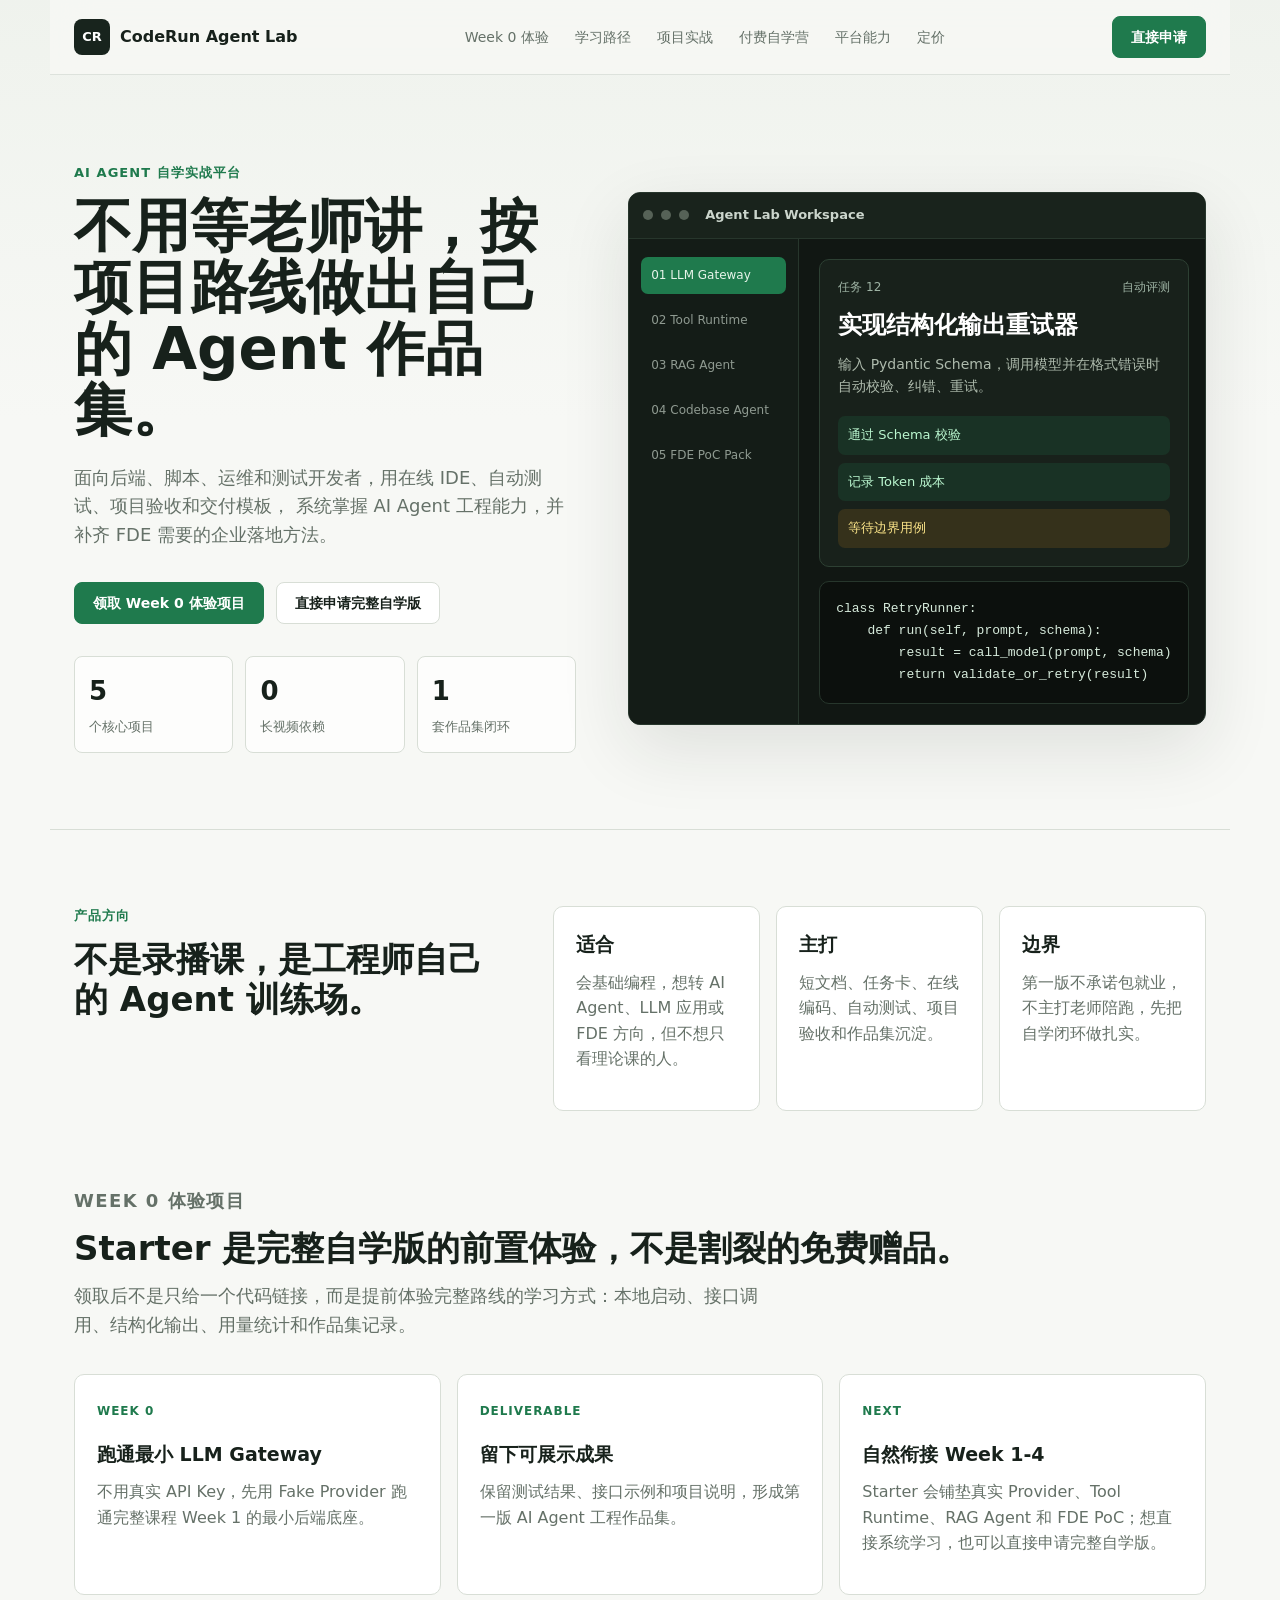
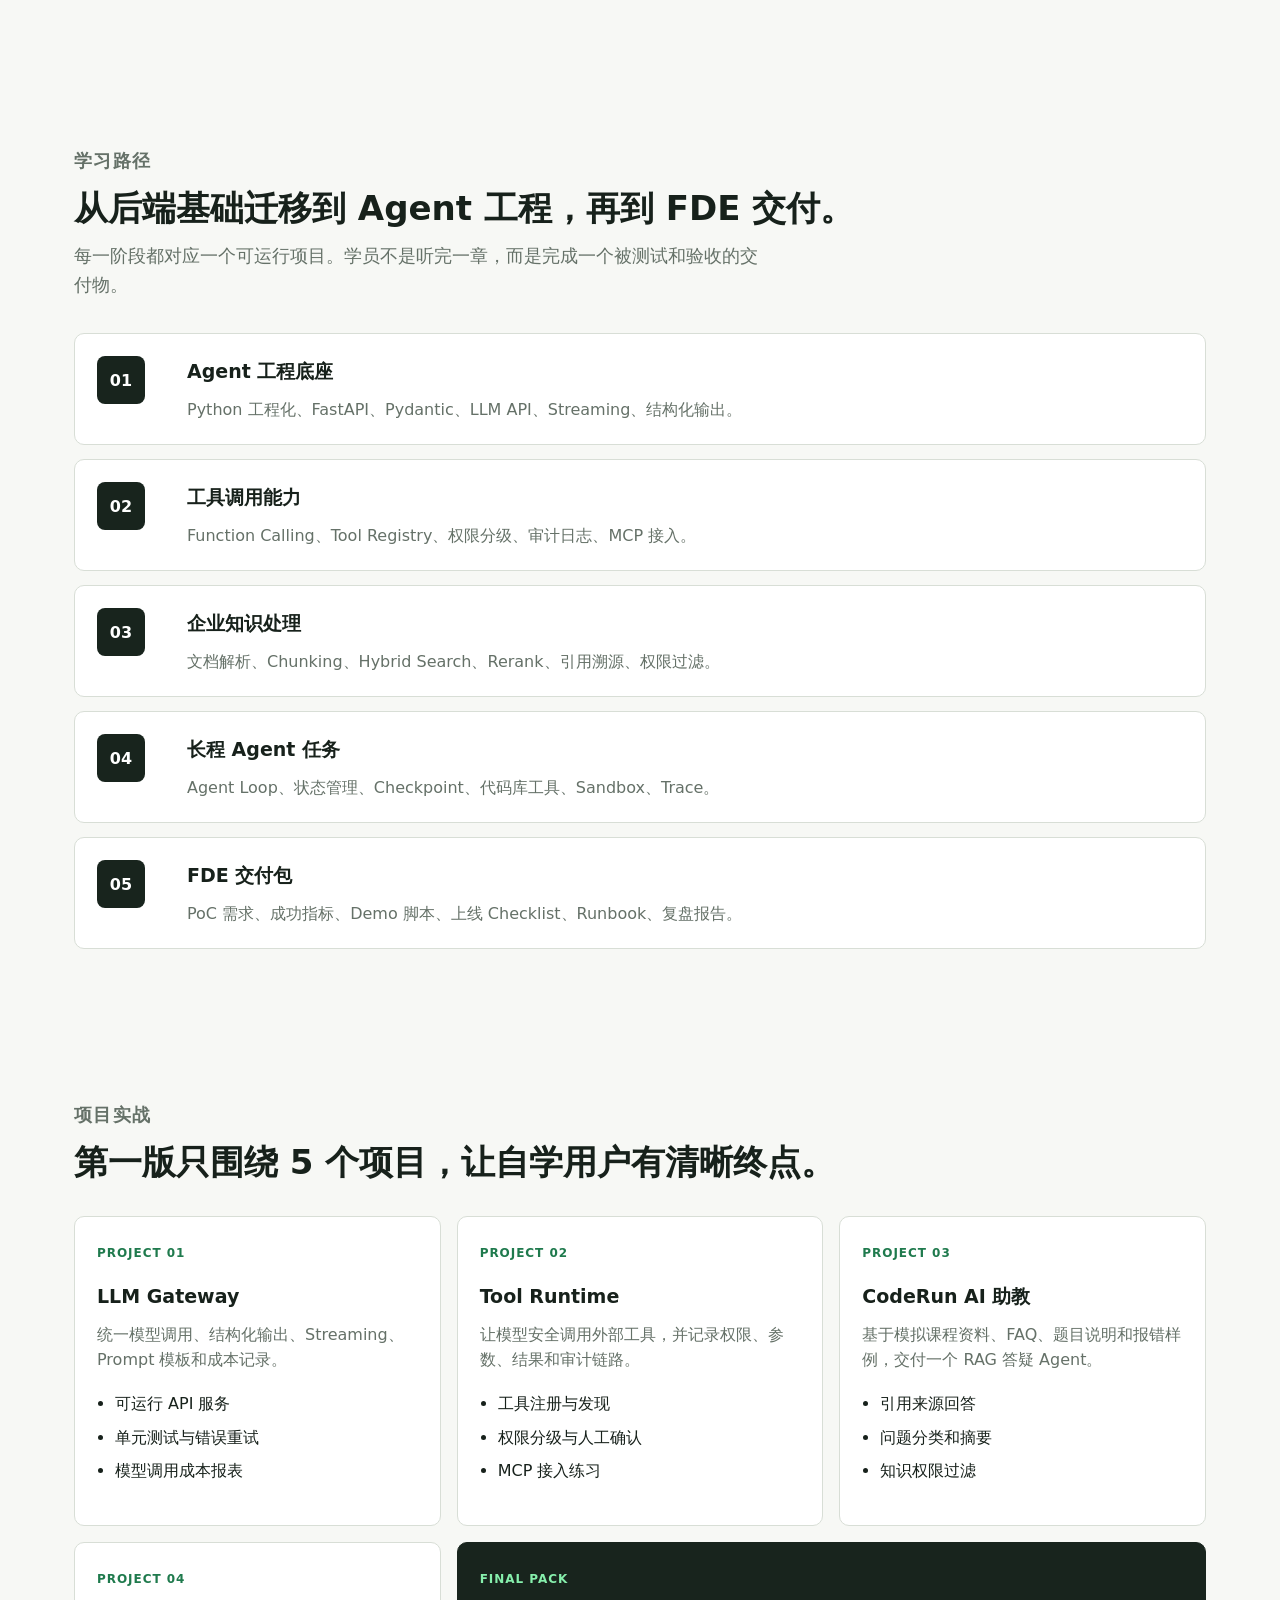
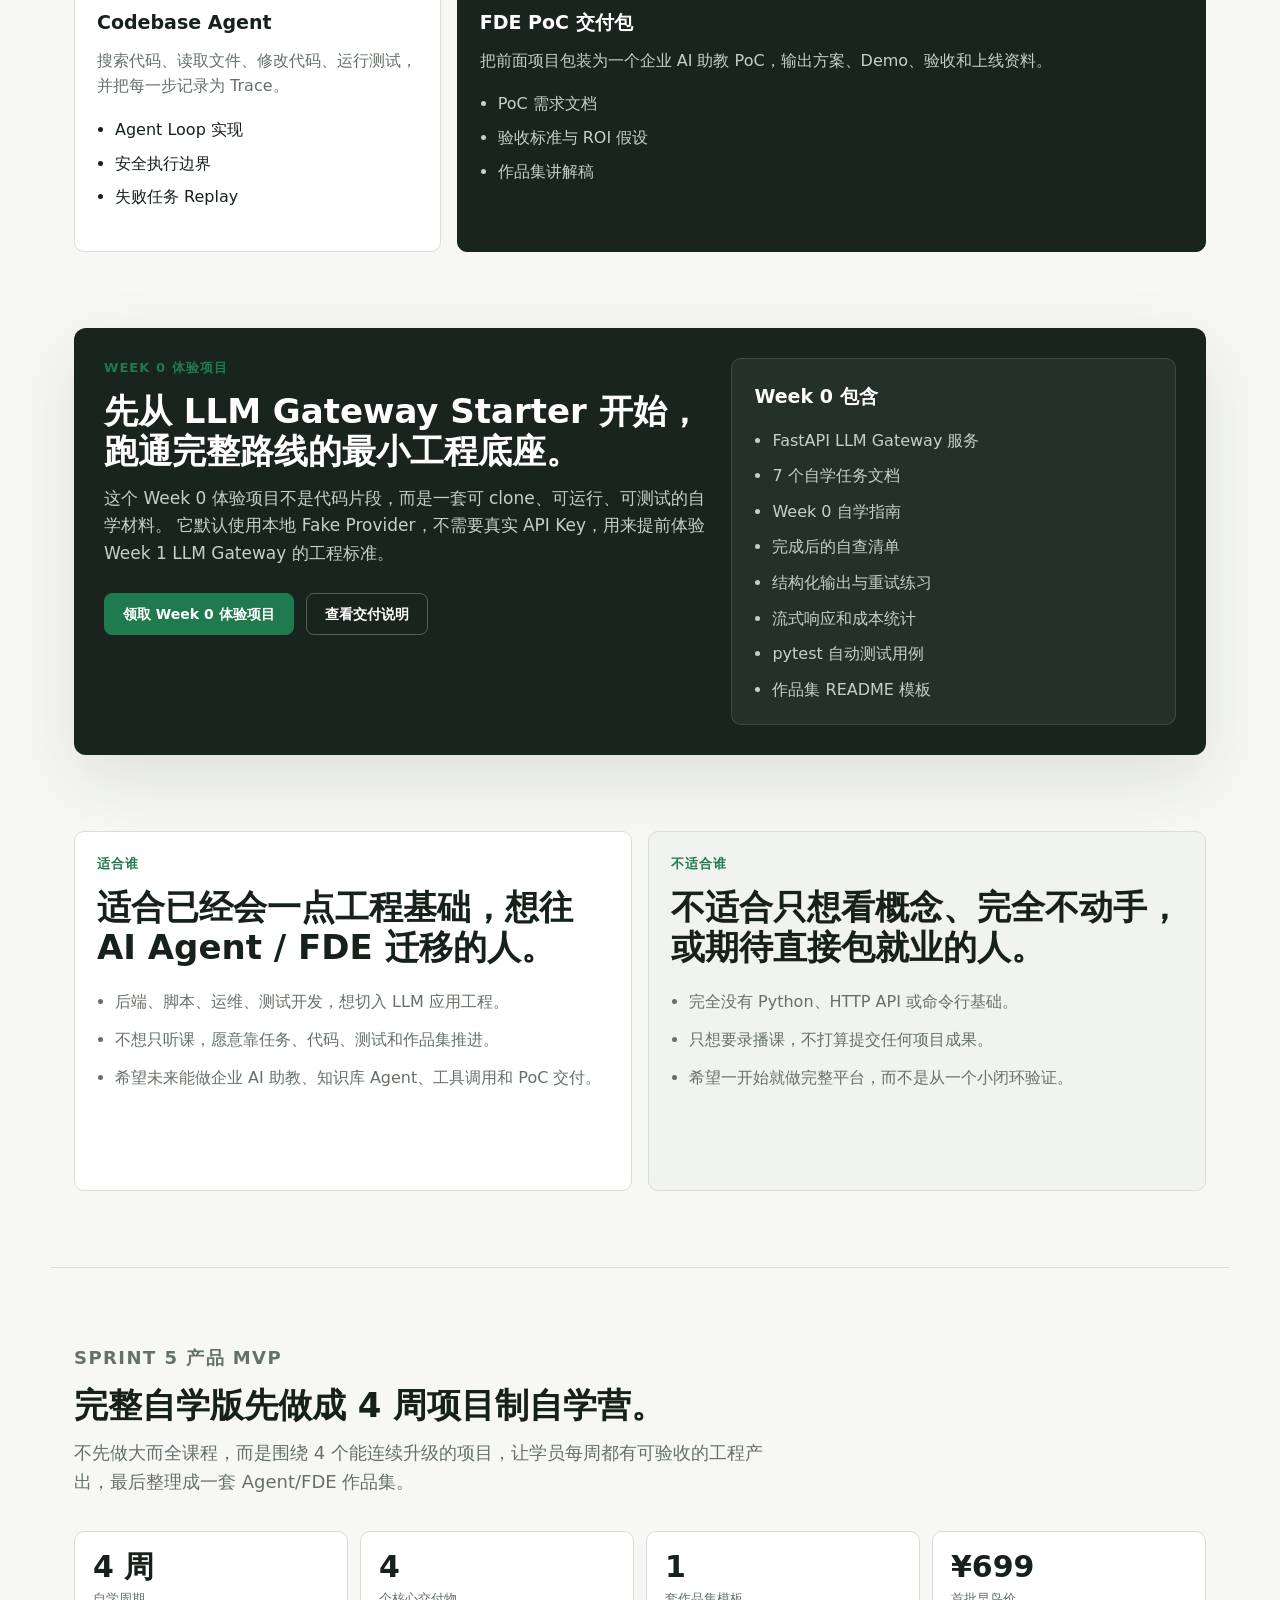
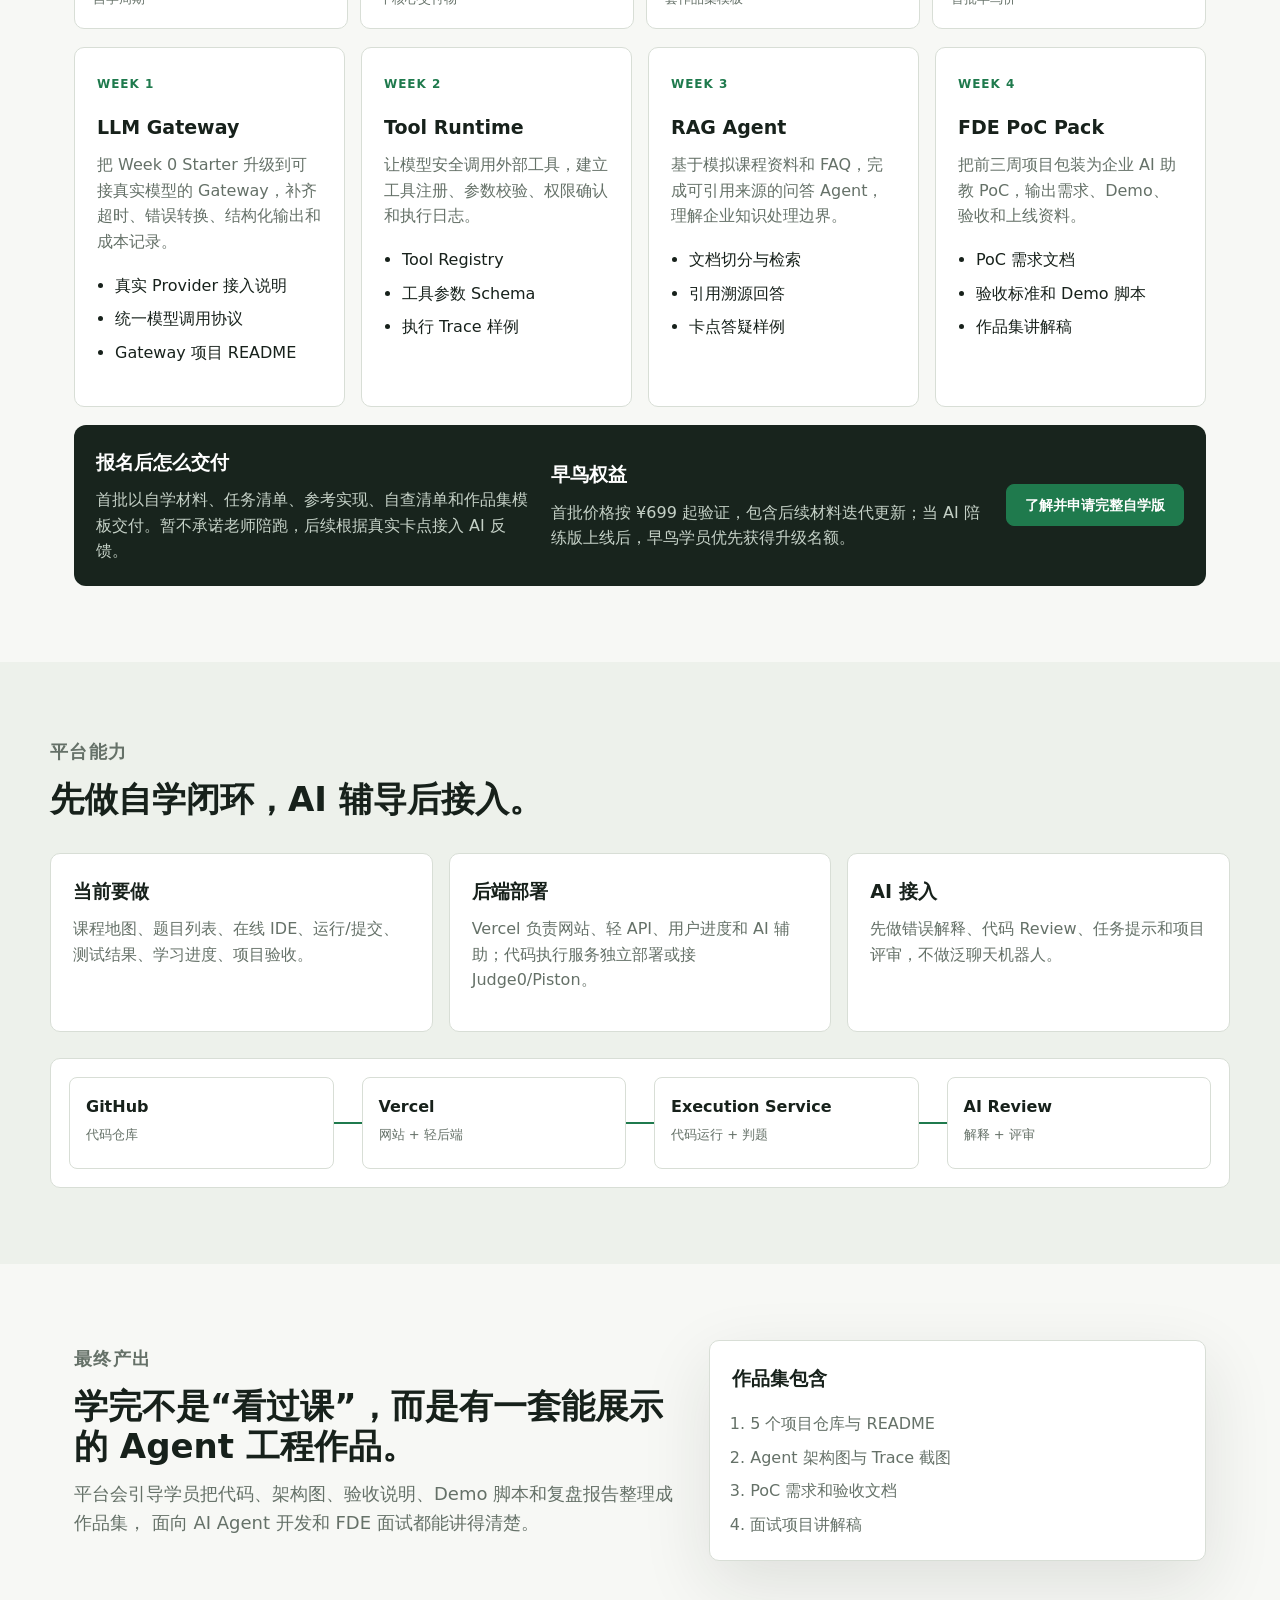
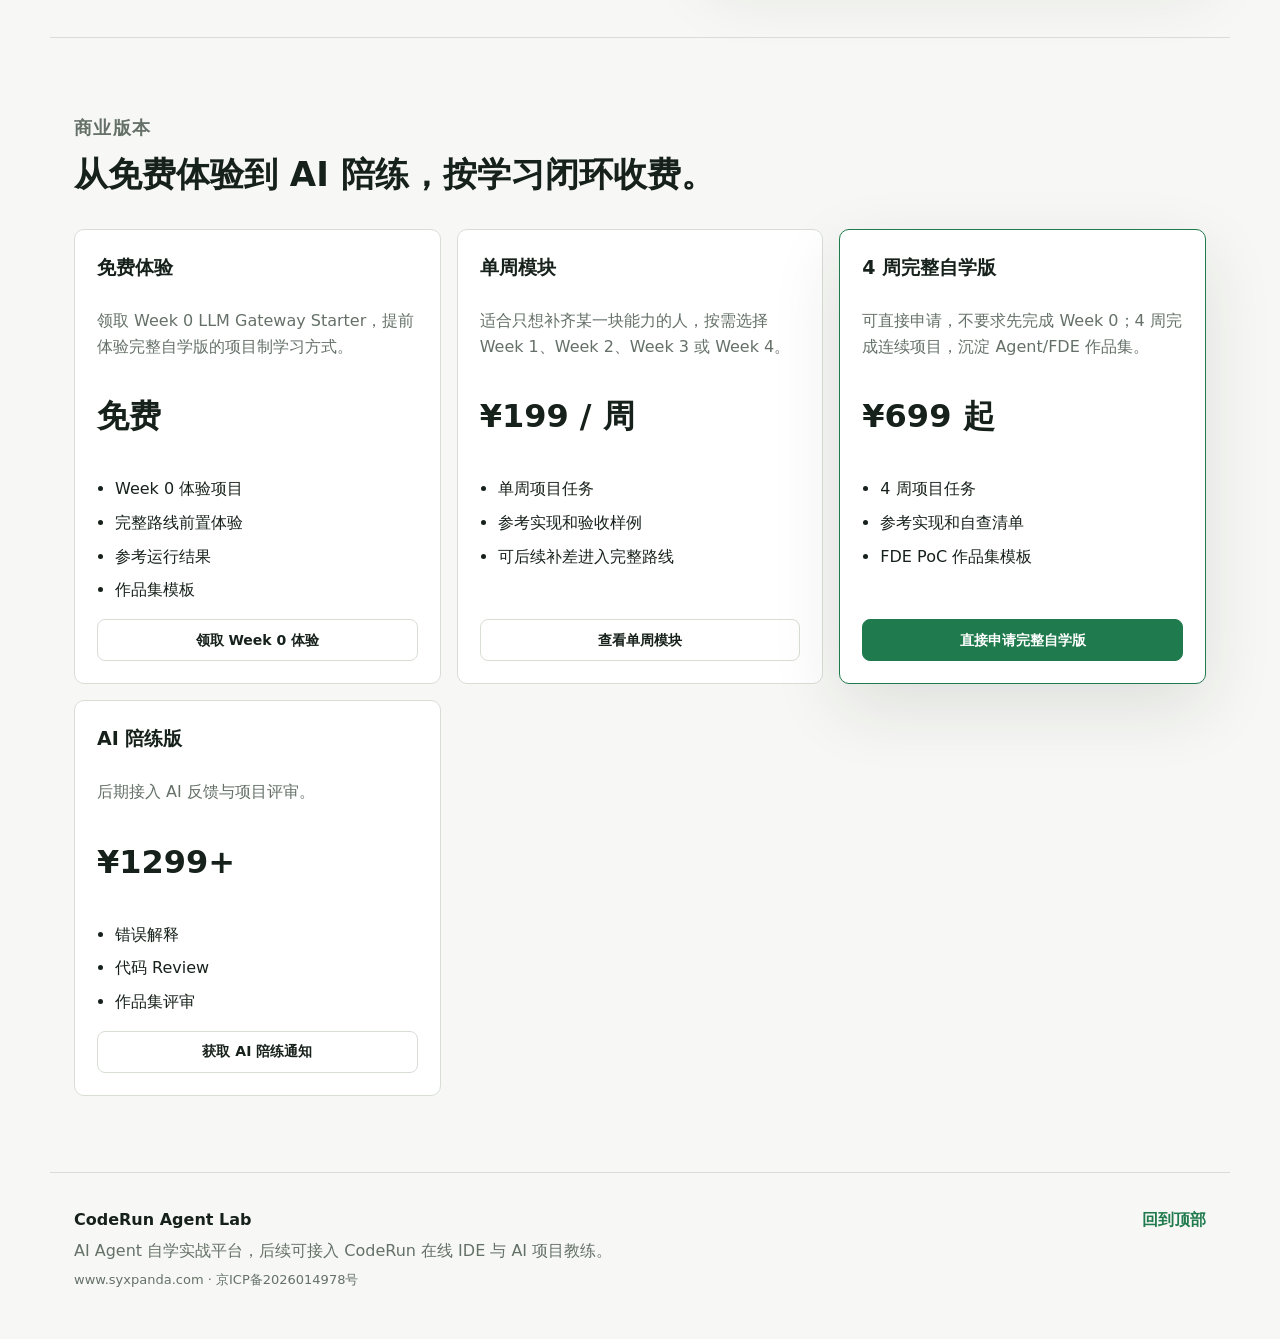
<file: index.html>
<!doctype html>
<html lang="zh-CN">
  <head>
    <meta charset="UTF-8" />
    <meta name="viewport" content="width=device-width, initial-scale=1.0" />
    <meta
      name="description"
      content="CodeRun Agent Lab 是面向后端、脚本、运维和测试开发者的 AI Agent 自学实战平台，通过项目闯关、在线练习和自动评测帮助学习者掌握 Agent 工程与 FDE 交付能力。"
    />
    <title>CodeRun Agent Lab | AI Agent 自学实战平台</title>
    <link rel="stylesheet" href="./styles.css" />
  </head>
  <body>
    <header class="site-header">
      <a class="brand" href="#top" aria-label="CodeRun Agent Lab 首页">
        <span class="brand-mark">CR</span>
        <span>CodeRun Agent Lab</span>
      </a>
      <nav class="nav-links" aria-label="主导航">
        <a href="#starter">Week 0 体验</a>
        <a href="#path">学习路径</a>
        <a href="#projects">项目实战</a>
        <a href="./program.html">付费自学营</a>
        <a href="#platform">平台能力</a>
        <a href="#pricing">定价</a>
      </nav>
      <a class="header-cta" href="./program.html">直接申请</a>
    </header>

    <main id="top">
      <section class="hero-section">
        <div class="hero-copy">
          <p class="eyebrow">AI Agent 自学实战平台</p>
          <h1>不用等老师讲，按项目路线做出自己的 Agent 作品集。</h1>
          <p class="hero-lead">
            面向后端、脚本、运维和测试开发者，用在线 IDE、自动测试、项目验收和交付模板，
            系统掌握 AI Agent 工程能力，并补齐 FDE 需要的企业落地方法。
          </p>
          <div class="hero-actions">
            <a class="button button-primary" href="#starter">领取 Week 0 体验项目</a>
            <a class="button button-secondary" href="./program.html">直接申请完整自学版</a>
          </div>
          <div class="hero-proof" aria-label="产品关键数据">
            <div>
              <strong>5</strong>
              <span>个核心项目</span>
            </div>
            <div>
              <strong>0</strong>
              <span>长视频依赖</span>
            </div>
            <div>
              <strong>1</strong>
              <span>套作品集闭环</span>
            </div>
          </div>
        </div>

        <div class="product-preview" aria-label="平台界面预览">
          <div class="preview-topbar">
            <span></span>
            <span></span>
            <span></span>
            <strong>Agent Lab Workspace</strong>
          </div>
          <div class="preview-body">
            <aside class="preview-sidebar">
              <span class="active">01 LLM Gateway</span>
              <span>02 Tool Runtime</span>
              <span>03 RAG Agent</span>
              <span>04 Codebase Agent</span>
              <span>05 FDE PoC Pack</span>
            </aside>
            <div class="preview-main">
              <div class="task-card">
                <div class="task-meta">
                  <span>任务 12</span>
                  <span>自动评测</span>
                </div>
                <h2>实现结构化输出重试器</h2>
                <p>输入 Pydantic Schema，调用模型并在格式错误时自动校验、纠错、重试。</p>
                <div class="test-list">
                  <span class="passed">通过 Schema 校验</span>
                  <span class="passed">记录 Token 成本</span>
                  <span class="running">等待边界用例</span>
                </div>
              </div>
              <div class="code-panel">
                <pre><code>class RetryRunner:
    def run(self, prompt, schema):
        result = call_model(prompt, schema)
        return validate_or_retry(result)</code></pre>
              </div>
            </div>
          </div>
        </div>
      </section>

      <section class="audience-section">
        <div>
          <p class="section-label">产品方向</p>
          <h2>不是录播课，是工程师自己的 Agent 训练场。</h2>
        </div>
        <div class="audience-grid">
          <article>
            <h3>适合</h3>
            <p>会基础编程，想转 AI Agent、LLM 应用或 FDE 方向，但不想只看理论课的人。</p>
          </article>
          <article>
            <h3>主打</h3>
            <p>短文档、任务卡、在线编码、自动测试、项目验收和作品集沉淀。</p>
          </article>
          <article>
            <h3>边界</h3>
            <p>第一版不承诺包就业，不主打老师陪跑，先把自学闭环做扎实。</p>
          </article>
        </div>
      </section>

      <section class="conversion-section">
        <div class="section-heading">
          <p class="section-label">Week 0 体验项目</p>
          <h2>Starter 是完整自学版的前置体验，不是割裂的免费赠品。</h2>
          <p>
            领取后不是只给一个代码链接，而是提前体验完整路线的学习方式：本地启动、接口调用、结构化输出、用量统计和作品集记录。
          </p>
        </div>
        <div class="conversion-grid">
          <article>
            <span>Week 0</span>
            <h3>跑通最小 LLM Gateway</h3>
            <p>不用真实 API Key，先用 Fake Provider 跑通完整课程 Week 1 的最小后端底座。</p>
          </article>
          <article>
            <span>Deliverable</span>
            <h3>留下可展示成果</h3>
            <p>保留测试结果、接口示例和项目说明，形成第一版 AI Agent 工程作品集。</p>
          </article>
          <article>
            <span>Next</span>
            <h3>自然衔接 Week 1-4</h3>
            <p>Starter 会铺垫真实 Provider、Tool Runtime、RAG Agent 和 FDE PoC；想直接系统学习，也可以直接申请完整自学版。</p>
          </article>
        </div>
      </section>

      <section id="path" class="path-section">
        <div class="section-heading">
          <p class="section-label">学习路径</p>
          <h2>从后端基础迁移到 Agent 工程，再到 FDE 交付。</h2>
          <p>
            每一阶段都对应一个可运行项目。学员不是听完一章，而是完成一个被测试和验收的交付物。
          </p>
        </div>

        <div class="timeline">
          <article class="timeline-item">
            <span>01</span>
            <div>
              <h3>Agent 工程底座</h3>
              <p>Python 工程化、FastAPI、Pydantic、LLM API、Streaming、结构化输出。</p>
            </div>
          </article>
          <article class="timeline-item">
            <span>02</span>
            <div>
              <h3>工具调用能力</h3>
              <p>Function Calling、Tool Registry、权限分级、审计日志、MCP 接入。</p>
            </div>
          </article>
          <article class="timeline-item">
            <span>03</span>
            <div>
              <h3>企业知识处理</h3>
              <p>文档解析、Chunking、Hybrid Search、Rerank、引用溯源、权限过滤。</p>
            </div>
          </article>
          <article class="timeline-item">
            <span>04</span>
            <div>
              <h3>长程 Agent 任务</h3>
              <p>Agent Loop、状态管理、Checkpoint、代码库工具、Sandbox、Trace。</p>
            </div>
          </article>
          <article class="timeline-item">
            <span>05</span>
            <div>
              <h3>FDE 交付包</h3>
              <p>PoC 需求、成功指标、Demo 脚本、上线 Checklist、Runbook、复盘报告。</p>
            </div>
          </article>
        </div>
      </section>

      <section id="projects" class="projects-section">
        <div class="section-heading">
          <p class="section-label">项目实战</p>
          <h2>第一版只围绕 5 个项目，让自学用户有清晰终点。</h2>
        </div>
        <div class="project-grid">
          <article class="project-card">
            <span class="project-index">Project 01</span>
            <h3>LLM Gateway</h3>
            <p>统一模型调用、结构化输出、Streaming、Prompt 模板和成本记录。</p>
            <ul>
              <li>可运行 API 服务</li>
              <li>单元测试与错误重试</li>
              <li>模型调用成本报表</li>
            </ul>
          </article>
          <article class="project-card">
            <span class="project-index">Project 02</span>
            <h3>Tool Runtime</h3>
            <p>让模型安全调用外部工具，并记录权限、参数、结果和审计链路。</p>
            <ul>
              <li>工具注册与发现</li>
              <li>权限分级与人工确认</li>
              <li>MCP 接入练习</li>
            </ul>
          </article>
          <article class="project-card">
            <span class="project-index">Project 03</span>
            <h3>CodeRun AI 助教</h3>
            <p>基于模拟课程资料、FAQ、题目说明和报错样例，交付一个 RAG 答疑 Agent。</p>
            <ul>
              <li>引用来源回答</li>
              <li>问题分类和摘要</li>
              <li>知识权限过滤</li>
            </ul>
          </article>
          <article class="project-card">
            <span class="project-index">Project 04</span>
            <h3>Codebase Agent</h3>
            <p>搜索代码、读取文件、修改代码、运行测试，并把每一步记录为 Trace。</p>
            <ul>
              <li>Agent Loop 实现</li>
              <li>安全执行边界</li>
              <li>失败任务 Replay</li>
            </ul>
          </article>
          <article class="project-card featured-project">
            <span class="project-index">Final Pack</span>
            <h3>FDE PoC 交付包</h3>
            <p>把前面项目包装为一个企业 AI 助教 PoC，输出方案、Demo、验收和上线资料。</p>
            <ul>
              <li>PoC 需求文档</li>
              <li>验收标准与 ROI 假设</li>
              <li>作品集讲解稿</li>
            </ul>
          </article>
        </div>
      </section>

      <section id="starter" class="starter-section">
        <div class="starter-panel">
          <div class="starter-copy">
            <p class="section-label">Week 0 体验项目</p>
            <h2>先从 LLM Gateway Starter 开始，跑通完整路线的最小工程底座。</h2>
            <p>
              这个 Week 0 体验项目不是代码片段，而是一套可 clone、可运行、可测试的自学材料。
              它默认使用本地 Fake Provider，不需要真实 API Key，用来提前体验 Week 1 LLM Gateway 的工程标准。
            </p>
            <div class="starter-actions">
              <a
                class="button button-primary"
                href="https://my.feishu.cn/share/base/form/shrcnAtivhg8O6E2IkWyRI5zVLg"
                target="_blank"
                rel="noopener"
              >领取 Week 0 体验项目</a>
              <a
                class="button button-secondary"
                href="./starter.html"
              >查看交付说明</a>
            </div>
          </div>
          <div class="starter-includes">
            <h3>Week 0 包含</h3>
            <ul>
              <li>FastAPI LLM Gateway 服务</li>
              <li>7 个自学任务文档</li>
              <li>Week 0 自学指南</li>
              <li>完成后的自查清单</li>
              <li>结构化输出与重试练习</li>
              <li>流式响应和成本统计</li>
              <li>pytest 自动测试用例</li>
              <li>作品集 README 模板</li>
            </ul>
          </div>
        </div>
      </section>

      <section class="fit-section">
        <div class="fit-column">
          <p class="section-label">适合谁</p>
          <h2>适合已经会一点工程基础，想往 AI Agent / FDE 迁移的人。</h2>
          <ul>
            <li>后端、脚本、运维、测试开发，想切入 LLM 应用工程。</li>
            <li>不想只听课，愿意靠任务、代码、测试和作品集推进。</li>
            <li>希望未来能做企业 AI 助教、知识库 Agent、工具调用和 PoC 交付。</li>
          </ul>
        </div>
        <div class="fit-column muted-fit">
          <p class="section-label">不适合谁</p>
          <h2>不适合只想看概念、完全不动手，或期待直接包就业的人。</h2>
          <ul>
            <li>完全没有 Python、HTTP API 或命令行基础。</li>
            <li>只想要录播课，不打算提交任何项目成果。</li>
            <li>希望一开始就做完整平台，而不是从一个小闭环验证。</li>
          </ul>
        </div>
      </section>

      <section id="program" class="program-section">
        <div class="section-heading">
          <p class="section-label">Sprint 5 产品 MVP</p>
          <h2>完整自学版先做成 4 周项目制自学营。</h2>
          <p>
            不先做大而全课程，而是围绕 4 个能连续升级的项目，让学员每周都有可验收的工程产出，最后整理成一套 Agent/FDE 作品集。
          </p>
        </div>

        <div class="program-summary">
          <article>
            <strong>4 周</strong>
            <span>自学周期</span>
          </article>
          <article>
            <strong>4</strong>
            <span>个核心交付物</span>
          </article>
          <article>
            <strong>1</strong>
            <span>套作品集模板</span>
          </article>
          <article>
            <strong>¥699</strong>
            <span>首批早鸟价</span>
          </article>
        </div>

        <div class="program-grid">
          <article>
            <span>Week 1</span>
            <h3>LLM Gateway</h3>
            <p>把 Week 0 Starter 升级到可接真实模型的 Gateway，补齐超时、错误转换、结构化输出和成本记录。</p>
            <ul>
              <li>真实 Provider 接入说明</li>
              <li>统一模型调用协议</li>
              <li>Gateway 项目 README</li>
            </ul>
          </article>
          <article>
            <span>Week 2</span>
            <h3>Tool Runtime</h3>
            <p>让模型安全调用外部工具，建立工具注册、参数校验、权限确认和执行日志。</p>
            <ul>
              <li>Tool Registry</li>
              <li>工具参数 Schema</li>
              <li>执行 Trace 样例</li>
            </ul>
          </article>
          <article>
            <span>Week 3</span>
            <h3>RAG Agent</h3>
            <p>基于模拟课程资料和 FAQ，完成可引用来源的问答 Agent，理解企业知识处理边界。</p>
            <ul>
              <li>文档切分与检索</li>
              <li>引用溯源回答</li>
              <li>卡点答疑样例</li>
            </ul>
          </article>
          <article>
            <span>Week 4</span>
            <h3>FDE PoC Pack</h3>
            <p>把前三周项目包装为企业 AI 助教 PoC，输出需求、Demo、验收和上线资料。</p>
            <ul>
              <li>PoC 需求文档</li>
              <li>验收标准和 Demo 脚本</li>
              <li>作品集讲解稿</li>
            </ul>
          </article>
        </div>

        <div class="program-delivery">
          <div>
            <h3>报名后怎么交付</h3>
            <p>
              首批以自学材料、任务清单、参考实现、自查清单和作品集模板交付。暂不承诺老师陪跑，后续根据真实卡点接入 AI 反馈。
            </p>
          </div>
          <div>
            <h3>早鸟权益</h3>
            <p>
              首批价格按 ¥699 起验证，包含后续材料迭代更新；当 AI 陪练版上线后，早鸟学员优先获得升级名额。
            </p>
          </div>
          <a
            class="button button-primary"
            href="./program.html"
            target="_blank"
            rel="noopener"
          >了解并申请完整自学版</a>
        </div>
      </section>

      <section id="platform" class="platform-section">
        <div class="section-heading">
          <p class="section-label">平台能力</p>
          <h2>先做自学闭环，AI 辅导后接入。</h2>
        </div>
        <div class="capability-grid">
          <article>
            <h3>当前要做</h3>
            <p>课程地图、题目列表、在线 IDE、运行/提交、测试结果、学习进度、项目验收。</p>
          </article>
          <article>
            <h3>后端部署</h3>
            <p>Vercel 负责网站、轻 API、用户进度和 AI 辅助；代码执行服务独立部署或接 Judge0/Piston。</p>
          </article>
          <article>
            <h3>AI 接入</h3>
            <p>先做错误解释、代码 Review、任务提示和项目评审，不做泛聊天机器人。</p>
          </article>
        </div>
        <div class="architecture-panel">
          <div>
            <strong>GitHub</strong>
            <span>代码仓库</span>
          </div>
          <i></i>
          <div>
            <strong>Vercel</strong>
            <span>网站 + 轻后端</span>
          </div>
          <i></i>
          <div>
            <strong>Execution Service</strong>
            <span>代码运行 + 判题</span>
          </div>
          <i></i>
          <div>
            <strong>AI Review</strong>
            <span>解释 + 评审</span>
          </div>
        </div>
      </section>

      <section class="outcome-section">
        <div class="outcome-copy">
          <p class="section-label">最终产出</p>
          <h2>学完不是“看过课”，而是有一套能展示的 Agent 工程作品。</h2>
          <p>
            平台会引导学员把代码、架构图、验收说明、Demo 脚本和复盘报告整理成作品集，
            面向 AI Agent 开发和 FDE 面试都能讲得清楚。
          </p>
        </div>
        <div class="portfolio-card">
          <h3>作品集包含</h3>
          <ol>
            <li>5 个项目仓库与 README</li>
            <li>Agent 架构图与 Trace 截图</li>
            <li>PoC 需求和验收文档</li>
            <li>面试项目讲解稿</li>
          </ol>
        </div>
      </section>

      <section id="pricing" class="pricing-section">
        <div class="section-heading">
          <p class="section-label">商业版本</p>
          <h2>从免费体验到 AI 陪练，按学习闭环收费。</h2>
        </div>
        <div class="pricing-grid">
          <article class="price-card">
            <h3>免费体验</h3>
            <p>领取 Week 0 LLM Gateway Starter，提前体验完整自学版的项目制学习方式。</p>
            <strong>免费</strong>
            <ul>
              <li>Week 0 体验项目</li>
              <li>完整路线前置体验</li>
              <li>参考运行结果</li>
              <li>作品集模板</li>
            </ul>
            <a
              class="button button-secondary"
              href="https://my.feishu.cn/share/base/form/shrcnAtivhg8O6E2IkWyRI5zVLg"
              target="_blank"
              rel="noopener"
            >领取 Week 0 体验</a>
          </article>
          <article class="price-card">
            <h3>单周模块</h3>
            <p>适合只想补齐某一块能力的人，按需选择 Week 1、Week 2、Week 3 或 Week 4。</p>
            <strong>¥199 / 周</strong>
            <ul>
              <li>单周项目任务</li>
              <li>参考实现和验收样例</li>
              <li>可后续补差进入完整路线</li>
            </ul>
            <a
              class="button button-secondary"
              href="./program.html#modules"
              target="_blank"
              rel="noopener"
            >查看单周模块</a>
          </article>
          <article class="price-card primary-price">
            <h3>4 周完整自学版</h3>
            <p>可直接申请，不要求先完成 Week 0；4 周完成连续项目，沉淀 Agent/FDE 作品集。</p>
            <strong>¥699 起</strong>
            <ul>
              <li>4 周项目任务</li>
              <li>参考实现和自查清单</li>
              <li>FDE PoC 作品集模板</li>
            </ul>
            <a
              class="button button-primary"
              href="./program.html"
              target="_blank"
              rel="noopener"
            >直接申请完整自学版</a>
          </article>
          <article class="price-card">
            <h3>AI 陪练版</h3>
            <p>后期接入 AI 反馈与项目评审。</p>
            <strong>¥1299+</strong>
            <ul>
              <li>错误解释</li>
              <li>代码 Review</li>
              <li>作品集评审</li>
            </ul>
            <a
              class="button button-secondary"
              href="./program.html"
              target="_blank"
              rel="noopener"
            >获取 AI 陪练通知</a>
          </article>
        </div>
      </section>
    </main>

    <footer class="site-footer">
      <div>
        <strong>CodeRun Agent Lab</strong>
        <p>AI Agent 自学实战平台，后续可接入 CodeRun 在线 IDE 与 AI 项目教练。</p>
        <p class="footer-meta">www.syxpanda.com · 京ICP备2026014978号</p>
      </div>
      <a href="#top">回到顶部</a>
    </footer>

    <script src="./script.js"></script>
  </body>
</html>
</file>
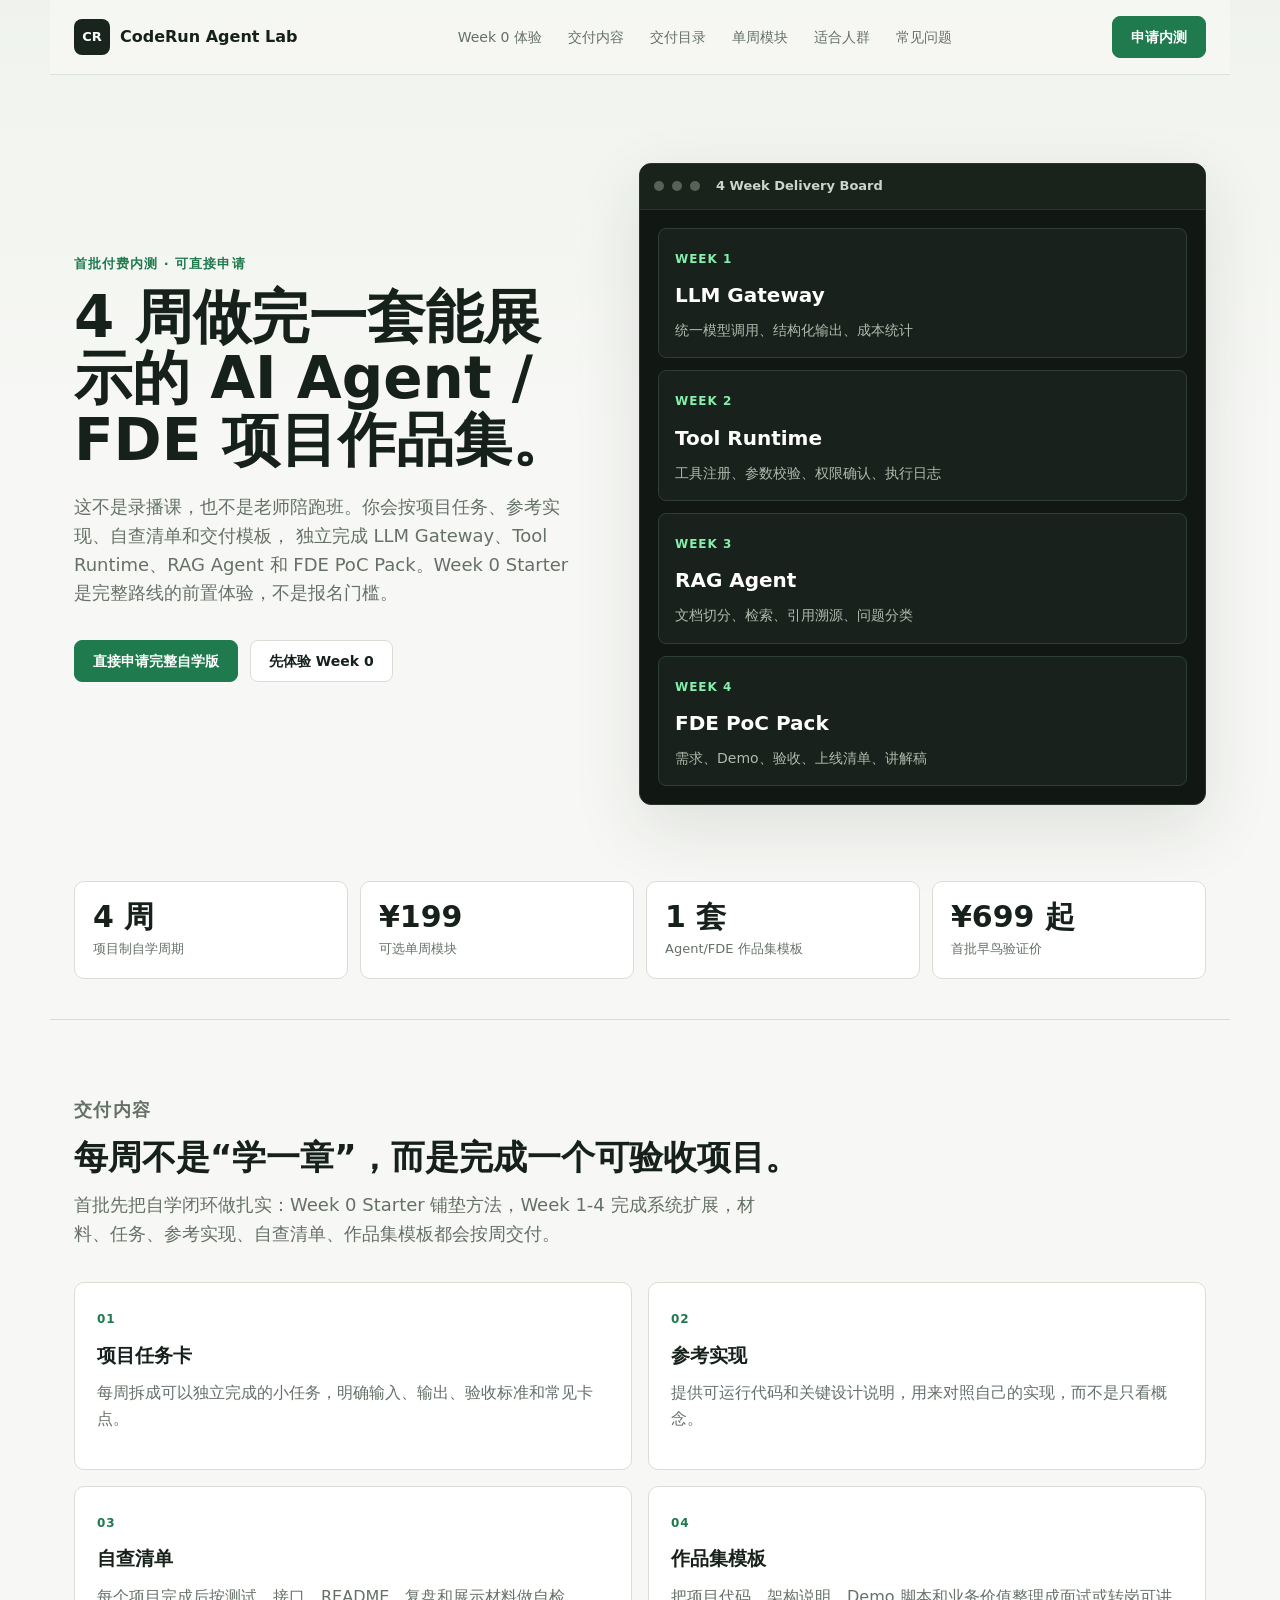
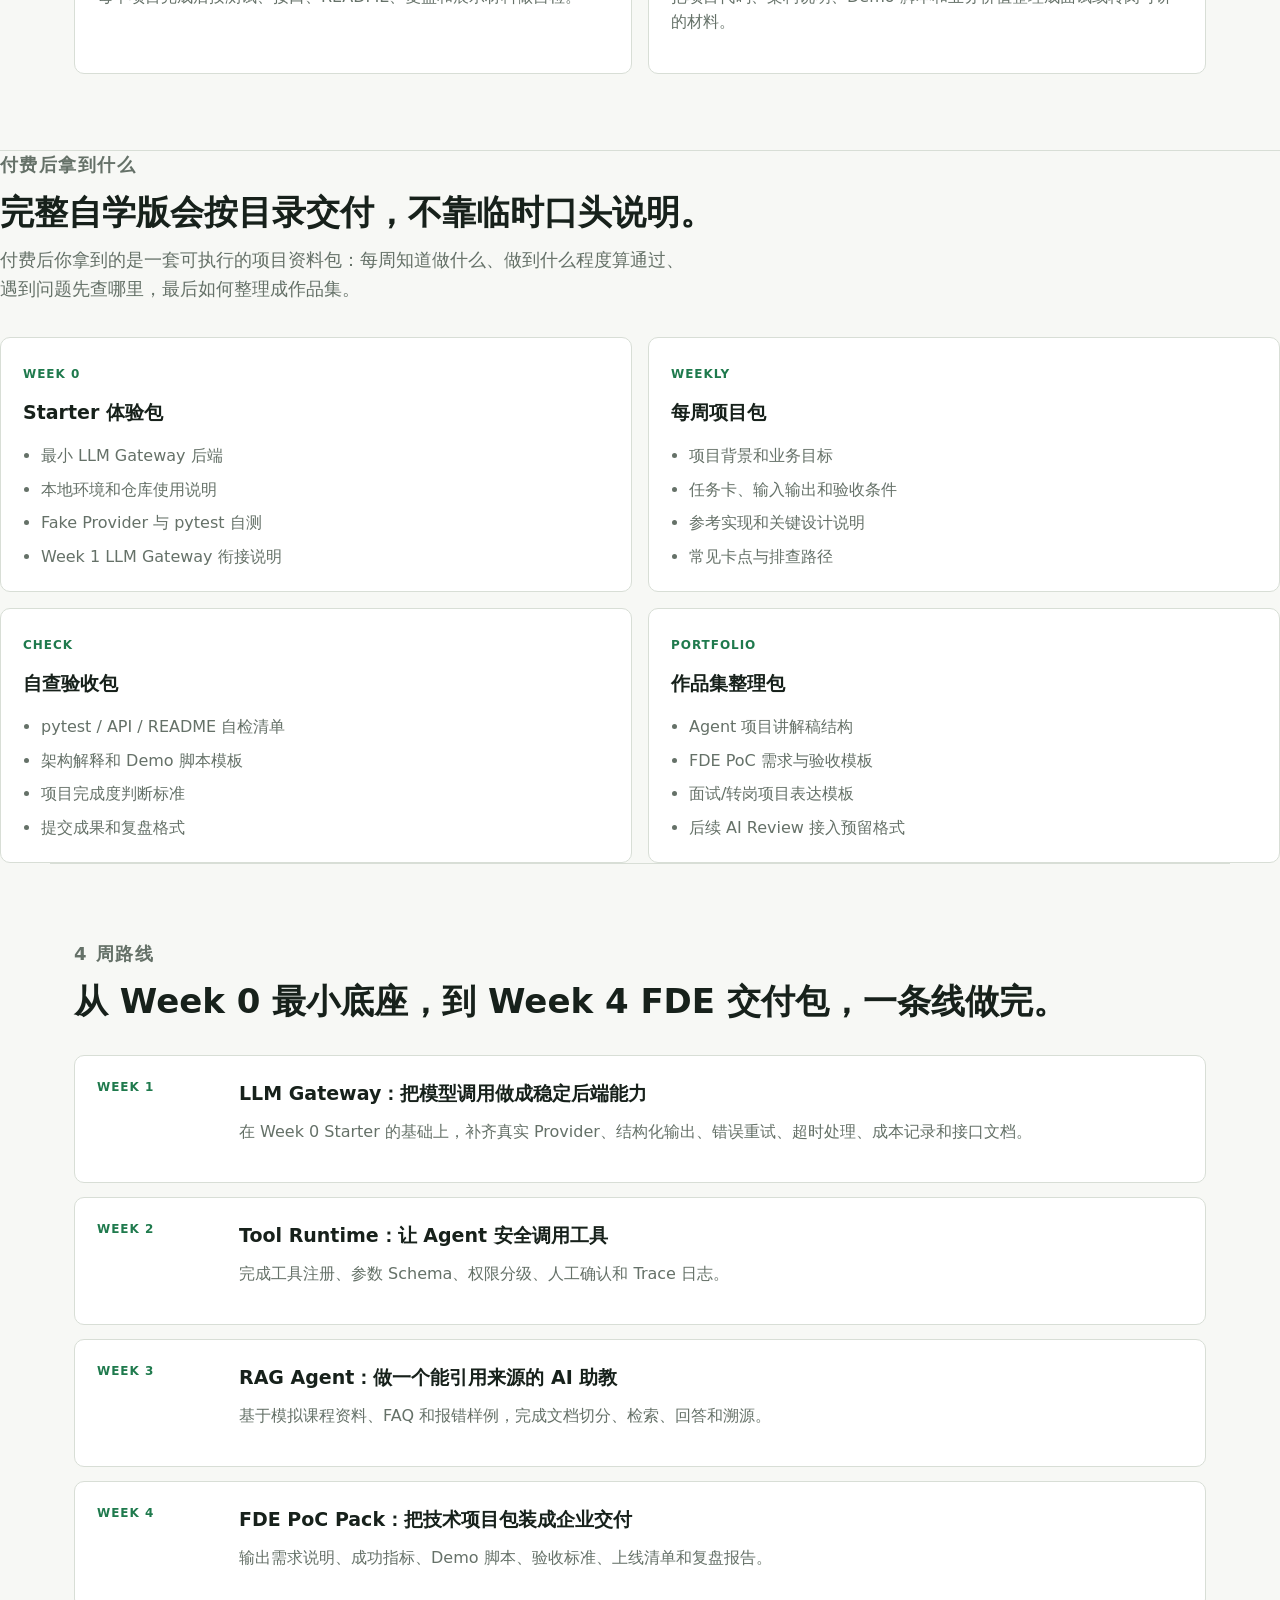
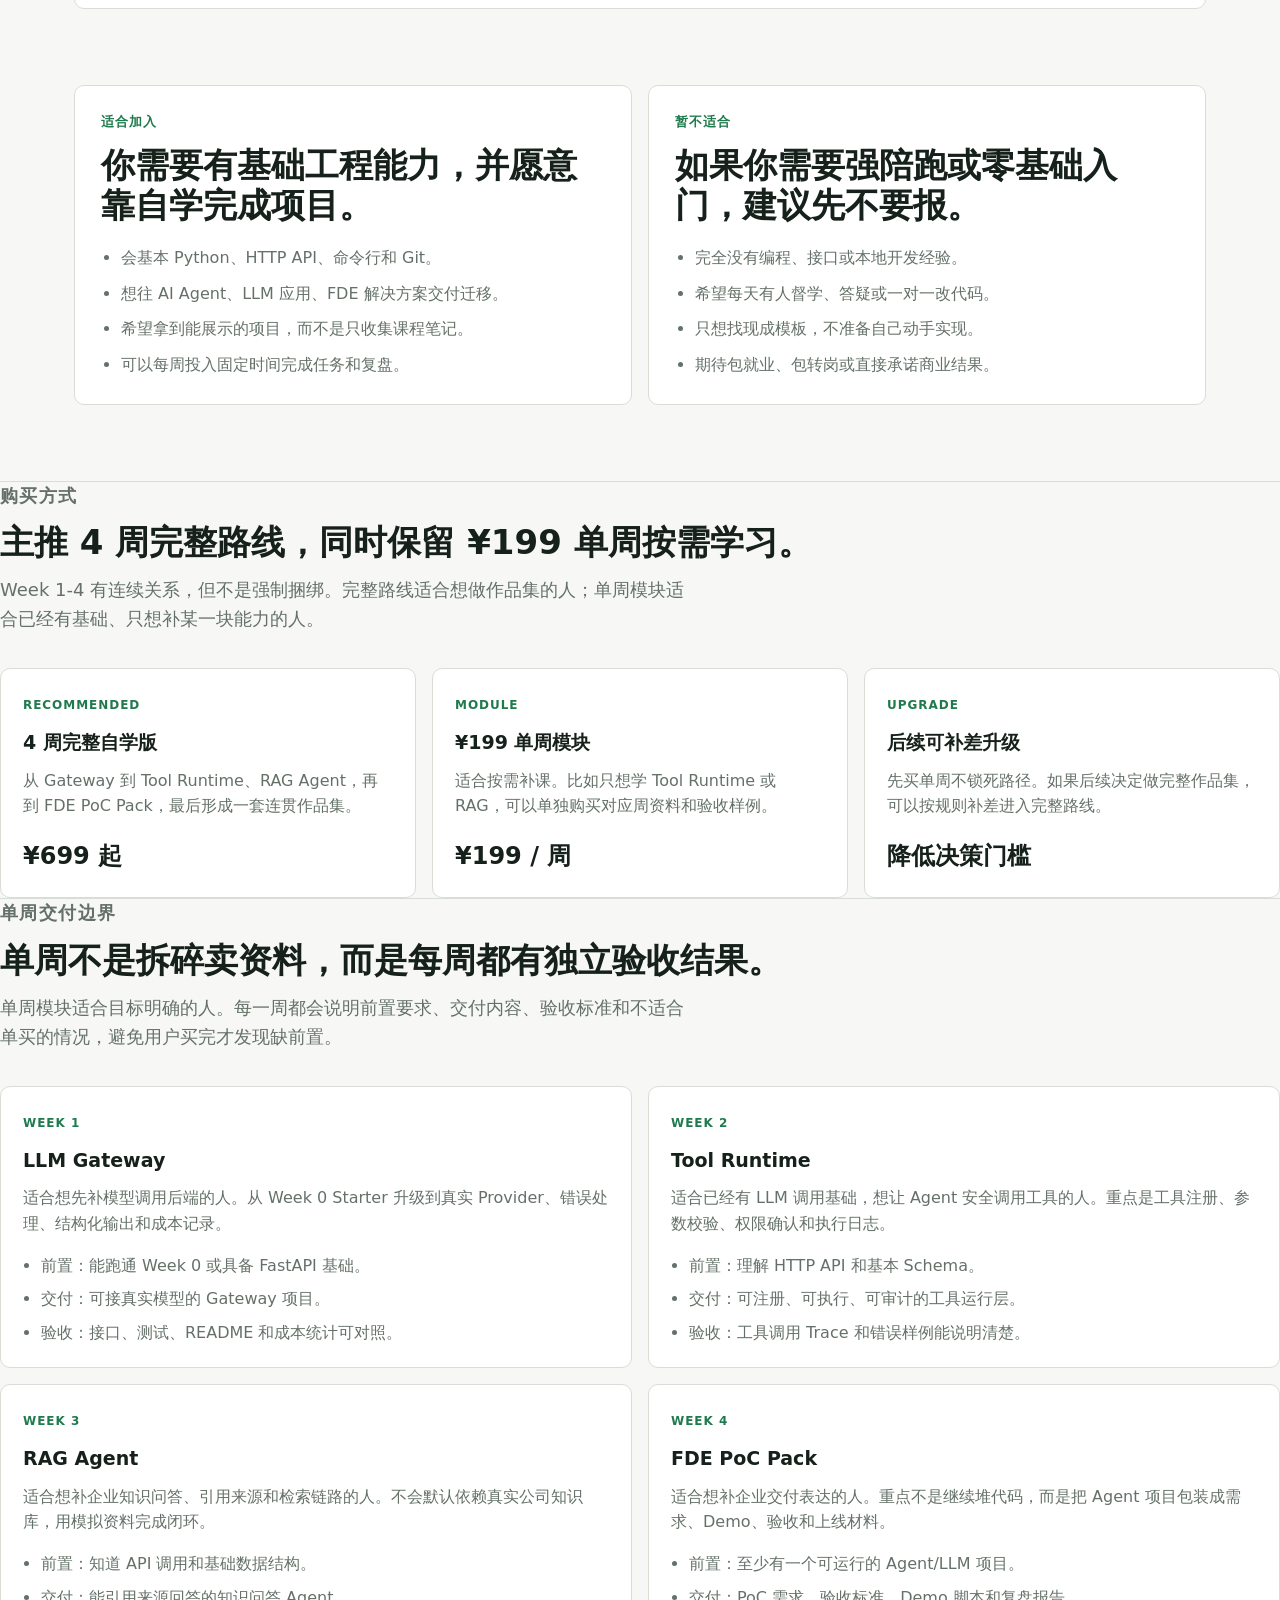
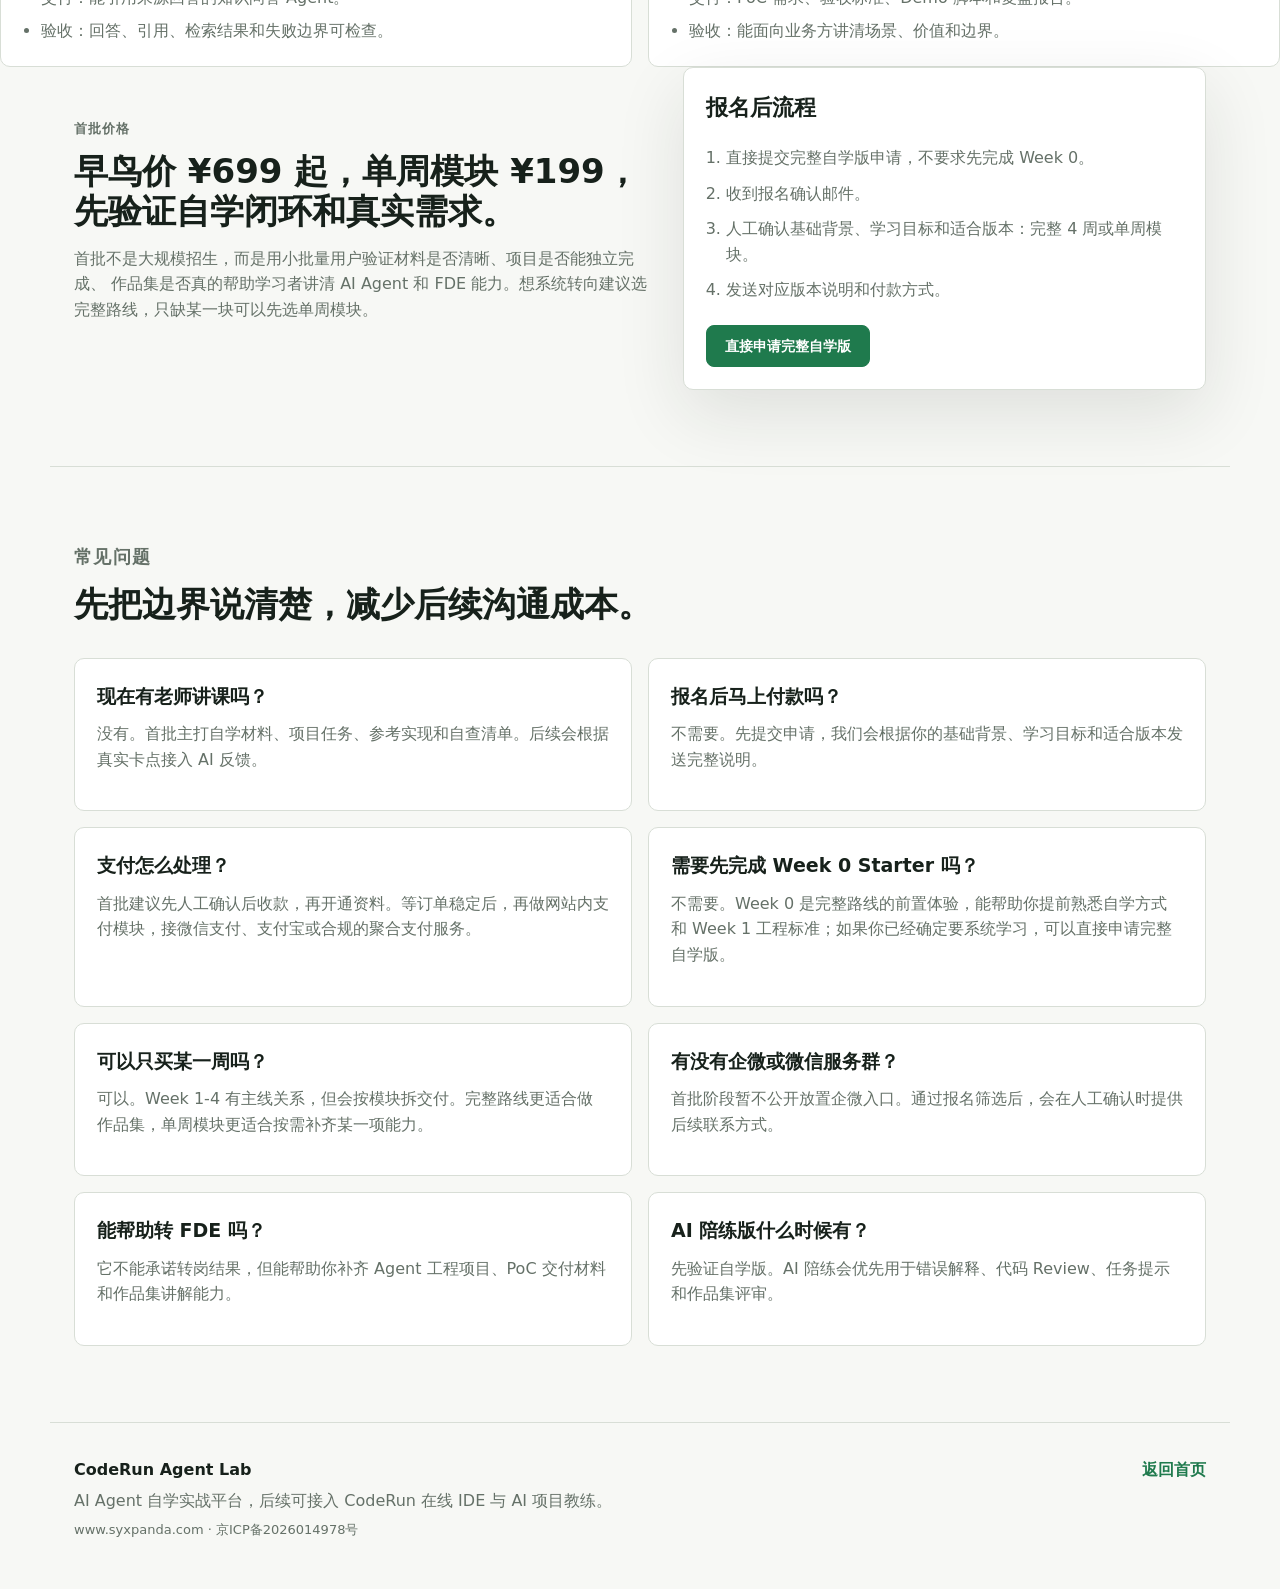
<file: program.html>
<!doctype html>
<html lang="zh-CN">
  <head>
    <meta charset="UTF-8" />
    <meta name="viewport" content="width=device-width, initial-scale=1.0" />
    <meta
      name="description"
      content="CodeRun Agent Lab 4 周完整自学版首批内测说明页，面向想系统完成 AI Agent 工程项目和 FDE 作品集的人。"
    />
    <title>4 周完整自学版 | CodeRun Agent Lab</title>
    <link rel="stylesheet" href="./styles.css" />
  </head>
  <body>
    <header class="site-header">
      <a class="brand" href="./index.html" aria-label="CodeRun Agent Lab 首页">
        <span class="brand-mark">CR</span>
        <span>CodeRun Agent Lab</span>
      </a>
      <nav class="nav-links" aria-label="主导航">
        <a href="./index.html#starter">Week 0 体验</a>
        <a href="#deliverables">交付内容</a>
        <a href="#delivery-catalog">交付目录</a>
        <a href="#modules">单周模块</a>
        <a href="#fit">适合人群</a>
        <a href="#faq">常见问题</a>
      </nav>
      <a class="header-cta" href="https://my.feishu.cn/share/base/shrcnKEqIDfcD7FHOLdER6h8Zbg" target="_blank" rel="noopener">申请内测</a>
    </header>

    <main>
      <section class="program-hero">
        <div class="program-hero-copy">
          <p class="eyebrow">首批付费内测 · 可直接申请</p>
          <h1>4 周做完一套能展示的 AI Agent / FDE 项目作品集。</h1>
          <p class="hero-lead">
            这不是录播课，也不是老师陪跑班。你会按项目任务、参考实现、自查清单和交付模板，
            独立完成 LLM Gateway、Tool Runtime、RAG Agent 和 FDE PoC Pack。Week 0 Starter 是完整路线的前置体验，不是报名门槛。
          </p>
          <div class="hero-actions">
            <a class="button button-primary" href="https://my.feishu.cn/share/base/shrcnKEqIDfcD7FHOLdER6h8Zbg" target="_blank" rel="noopener">直接申请完整自学版</a>
            <a class="button button-secondary" href="./index.html#starter">先体验 Week 0</a>
          </div>
        </div>
        <div class="program-console" aria-label="自学营交付看板">
          <div class="preview-topbar">
            <span></span>
            <span></span>
            <span></span>
            <strong>4 Week Delivery Board</strong>
          </div>
          <div class="program-console-body">
            <div>
              <span>Week 1</span>
              <strong>LLM Gateway</strong>
              <p>统一模型调用、结构化输出、成本统计</p>
            </div>
            <div>
              <span>Week 2</span>
              <strong>Tool Runtime</strong>
              <p>工具注册、参数校验、权限确认、执行日志</p>
            </div>
            <div>
              <span>Week 3</span>
              <strong>RAG Agent</strong>
              <p>文档切分、检索、引用溯源、问题分类</p>
            </div>
            <div>
              <span>Week 4</span>
              <strong>FDE PoC Pack</strong>
              <p>需求、Demo、验收、上线清单、讲解稿</p>
            </div>
          </div>
        </div>
      </section>

      <section class="program-metrics">
        <article>
          <strong>4 周</strong>
          <span>项目制自学周期</span>
        </article>
        <article>
          <strong>¥199</strong>
          <span>可选单周模块</span>
        </article>
        <article>
          <strong>1 套</strong>
          <span>Agent/FDE 作品集模板</span>
        </article>
        <article>
          <strong>¥699 起</strong>
          <span>首批早鸟验证价</span>
        </article>
      </section>

      <section id="deliverables" class="program-detail-section">
        <div class="section-heading">
          <p class="section-label">交付内容</p>
          <h2>每周不是“学一章”，而是完成一个可验收项目。</h2>
          <p>首批先把自学闭环做扎实：Week 0 Starter 铺垫方法，Week 1-4 完成系统扩展，材料、任务、参考实现、自查清单、作品集模板都会按周交付。</p>
        </div>
        <div class="program-detail-grid">
          <article>
            <span>01</span>
            <h3>项目任务卡</h3>
            <p>每周拆成可以独立完成的小任务，明确输入、输出、验收标准和常见卡点。</p>
          </article>
          <article>
            <span>02</span>
            <h3>参考实现</h3>
            <p>提供可运行代码和关键设计说明，用来对照自己的实现，而不是只看概念。</p>
          </article>
          <article>
            <span>03</span>
            <h3>自查清单</h3>
            <p>每个项目完成后按测试、接口、README、复盘和展示材料做自检。</p>
          </article>
          <article>
            <span>04</span>
            <h3>作品集模板</h3>
            <p>把项目代码、架构说明、Demo 脚本和业务价值整理成面试或转岗可讲的材料。</p>
          </article>
        </div>
      </section>

      <section id="delivery-catalog" class="delivery-catalog-section">
        <div class="section-heading">
          <p class="section-label">付费后拿到什么</p>
          <h2>完整自学版会按目录交付，不靠临时口头说明。</h2>
          <p>
            付费后你拿到的是一套可执行的项目资料包：每周知道做什么、做到什么程度算通过、
            遇到问题先查哪里，最后如何整理成作品集。
          </p>
        </div>
        <div class="catalog-grid">
          <article>
            <span>Week 0</span>
            <h3>Starter 体验包</h3>
            <ul>
              <li>最小 LLM Gateway 后端</li>
              <li>本地环境和仓库使用说明</li>
              <li>Fake Provider 与 pytest 自测</li>
              <li>Week 1 LLM Gateway 衔接说明</li>
            </ul>
          </article>
          <article>
            <span>Weekly</span>
            <h3>每周项目包</h3>
            <ul>
              <li>项目背景和业务目标</li>
              <li>任务卡、输入输出和验收条件</li>
              <li>参考实现和关键设计说明</li>
              <li>常见卡点与排查路径</li>
            </ul>
          </article>
          <article>
            <span>Check</span>
            <h3>自查验收包</h3>
            <ul>
              <li>pytest / API / README 自检清单</li>
              <li>架构解释和 Demo 脚本模板</li>
              <li>项目完成度判断标准</li>
              <li>提交成果和复盘格式</li>
            </ul>
          </article>
          <article>
            <span>Portfolio</span>
            <h3>作品集整理包</h3>
            <ul>
              <li>Agent 项目讲解稿结构</li>
              <li>FDE PoC 需求与验收模板</li>
              <li>面试/转岗项目表达模板</li>
              <li>后续 AI Review 接入预留格式</li>
            </ul>
          </article>
        </div>
      </section>

      <section class="week-section">
        <div class="section-heading">
          <p class="section-label">4 周路线</p>
          <h2>从 Week 0 最小底座，到 Week 4 FDE 交付包，一条线做完。</h2>
        </div>
        <div class="week-list">
          <article>
            <span>Week 1</span>
            <div>
              <h3>LLM Gateway：把模型调用做成稳定后端能力</h3>
              <p>在 Week 0 Starter 的基础上，补齐真实 Provider、结构化输出、错误重试、超时处理、成本记录和接口文档。</p>
            </div>
          </article>
          <article>
            <span>Week 2</span>
            <div>
              <h3>Tool Runtime：让 Agent 安全调用工具</h3>
              <p>完成工具注册、参数 Schema、权限分级、人工确认和 Trace 日志。</p>
            </div>
          </article>
          <article>
            <span>Week 3</span>
            <div>
              <h3>RAG Agent：做一个能引用来源的 AI 助教</h3>
              <p>基于模拟课程资料、FAQ 和报错样例，完成文档切分、检索、回答和溯源。</p>
            </div>
          </article>
          <article>
            <span>Week 4</span>
            <div>
              <h3>FDE PoC Pack：把技术项目包装成企业交付</h3>
              <p>输出需求说明、成功指标、Demo 脚本、验收标准、上线清单和复盘报告。</p>
            </div>
          </article>
        </div>
      </section>

      <section id="fit" class="program-fit-section">
        <div>
          <p class="section-label">适合加入</p>
          <h2>你需要有基础工程能力，并愿意靠自学完成项目。</h2>
          <ul>
            <li>会基本 Python、HTTP API、命令行和 Git。</li>
            <li>想往 AI Agent、LLM 应用、FDE 解决方案交付迁移。</li>
            <li>希望拿到能展示的项目，而不是只收集课程笔记。</li>
            <li>可以每周投入固定时间完成任务和复盘。</li>
          </ul>
        </div>
        <div>
          <p class="section-label">暂不适合</p>
          <h2>如果你需要强陪跑或零基础入门，建议先不要报。</h2>
          <ul>
            <li>完全没有编程、接口或本地开发经验。</li>
            <li>希望每天有人督学、答疑或一对一改代码。</li>
            <li>只想找现成模板，不准备自己动手实现。</li>
            <li>期待包就业、包转岗或直接承诺商业结果。</li>
          </ul>
        </div>
      </section>

      <section id="modules" class="module-section">
        <div class="section-heading">
          <p class="section-label">购买方式</p>
          <h2>主推 4 周完整路线，同时保留 ¥199 单周按需学习。</h2>
          <p>
            Week 1-4 有连续关系，但不是强制捆绑。完整路线适合想做作品集的人；单周模块适合已经有基础、只想补某一块能力的人。
          </p>
        </div>
        <div class="module-grid">
          <article>
            <span>Recommended</span>
            <h3>4 周完整自学版</h3>
            <p>从 Gateway 到 Tool Runtime、RAG Agent，再到 FDE PoC Pack，最后形成一套连贯作品集。</p>
            <strong>¥699 起</strong>
          </article>
          <article>
            <span>Module</span>
            <h3>¥199 单周模块</h3>
            <p>适合按需补课。比如只想学 Tool Runtime 或 RAG，可以单独购买对应周资料和验收样例。</p>
            <strong>¥199 / 周</strong>
          </article>
          <article>
            <span>Upgrade</span>
            <h3>后续可补差升级</h3>
            <p>先买单周不锁死路径。如果后续决定做完整作品集，可以按规则补差进入完整路线。</p>
            <strong>降低决策门槛</strong>
          </article>
        </div>
      </section>

      <section class="module-detail-section">
        <div class="section-heading">
          <p class="section-label">单周交付边界</p>
          <h2>单周不是拆碎卖资料，而是每周都有独立验收结果。</h2>
          <p>
            单周模块适合目标明确的人。每一周都会说明前置要求、交付内容、验收标准和不适合单买的情况，避免用户买完才发现缺前置。
          </p>
        </div>
        <div class="module-detail-grid">
          <article>
            <span>Week 1</span>
            <h3>LLM Gateway</h3>
            <p>适合想先补模型调用后端的人。从 Week 0 Starter 升级到真实 Provider、错误处理、结构化输出和成本记录。</p>
            <ul>
              <li>前置：能跑通 Week 0 或具备 FastAPI 基础。</li>
              <li>交付：可接真实模型的 Gateway 项目。</li>
              <li>验收：接口、测试、README 和成本统计可对照。</li>
            </ul>
          </article>
          <article>
            <span>Week 2</span>
            <h3>Tool Runtime</h3>
            <p>适合已经有 LLM 调用基础，想让 Agent 安全调用工具的人。重点是工具注册、参数校验、权限确认和执行日志。</p>
            <ul>
              <li>前置：理解 HTTP API 和基本 Schema。</li>
              <li>交付：可注册、可执行、可审计的工具运行层。</li>
              <li>验收：工具调用 Trace 和错误样例能说明清楚。</li>
            </ul>
          </article>
          <article>
            <span>Week 3</span>
            <h3>RAG Agent</h3>
            <p>适合想补企业知识问答、引用来源和检索链路的人。不会默认依赖真实公司知识库，用模拟资料完成闭环。</p>
            <ul>
              <li>前置：知道 API 调用和基础数据结构。</li>
              <li>交付：能引用来源回答的知识问答 Agent。</li>
              <li>验收：回答、引用、检索结果和失败边界可检查。</li>
            </ul>
          </article>
          <article>
            <span>Week 4</span>
            <h3>FDE PoC Pack</h3>
            <p>适合想补企业交付表达的人。重点不是继续堆代码，而是把 Agent 项目包装成需求、Demo、验收和上线材料。</p>
            <ul>
              <li>前置：至少有一个可运行的 Agent/LLM 项目。</li>
              <li>交付：PoC 需求、验收标准、Demo 脚本和复盘报告。</li>
              <li>验收：能面向业务方讲清场景、价值和边界。</li>
            </ul>
          </article>
        </div>
      </section>

      <section class="offer-section">
        <div>
          <p class="section-label">首批价格</p>
          <h2>早鸟价 ¥699 起，单周模块 ¥199，先验证自学闭环和真实需求。</h2>
          <p>
            首批不是大规模招生，而是用小批量用户验证材料是否清晰、项目是否能独立完成、
            作品集是否真的帮助学习者讲清 AI Agent 和 FDE 能力。想系统转向建议选完整路线，只缺某一块可以先选单周模块。
          </p>
        </div>
        <div class="offer-box">
          <strong>报名后流程</strong>
          <ol>
            <li>直接提交完整自学版申请，不要求先完成 Week 0。</li>
            <li>收到报名确认邮件。</li>
            <li>人工确认基础背景、学习目标和适合版本：完整 4 周或单周模块。</li>
            <li>发送对应版本说明和付款方式。</li>
          </ol>
          <a class="button button-primary" href="https://my.feishu.cn/share/base/shrcnKEqIDfcD7FHOLdER6h8Zbg" target="_blank" rel="noopener">直接申请完整自学版</a>
        </div>
      </section>

      <section id="faq" class="faq-section">
        <div class="section-heading">
          <p class="section-label">常见问题</p>
          <h2>先把边界说清楚，减少后续沟通成本。</h2>
        </div>
        <div class="faq-list">
          <article>
            <h3>现在有老师讲课吗？</h3>
            <p>没有。首批主打自学材料、项目任务、参考实现和自查清单。后续会根据真实卡点接入 AI 反馈。</p>
          </article>
          <article>
            <h3>报名后马上付款吗？</h3>
            <p>不需要。先提交申请，我们会根据你的基础背景、学习目标和适合版本发送完整说明。</p>
          </article>
          <article>
            <h3>支付怎么处理？</h3>
            <p>首批建议先人工确认后收款，再开通资料。等订单稳定后，再做网站内支付模块，接微信支付、支付宝或合规的聚合支付服务。</p>
          </article>
          <article>
            <h3>需要先完成 Week 0 Starter 吗？</h3>
            <p>不需要。Week 0 是完整路线的前置体验，能帮助你提前熟悉自学方式和 Week 1 工程标准；如果你已经确定要系统学习，可以直接申请完整自学版。</p>
          </article>
          <article>
            <h3>可以只买某一周吗？</h3>
            <p>可以。Week 1-4 有主线关系，但会按模块拆交付。完整路线更适合做作品集，单周模块更适合按需补齐某一项能力。</p>
          </article>
          <article>
            <h3>有没有企微或微信服务群？</h3>
            <p>首批阶段暂不公开放置企微入口。通过报名筛选后，会在人工确认时提供后续联系方式。</p>
          </article>
          <article>
            <h3>能帮助转 FDE 吗？</h3>
            <p>它不能承诺转岗结果，但能帮助你补齐 Agent 工程项目、PoC 交付材料和作品集讲解能力。</p>
          </article>
          <article>
            <h3>AI 陪练版什么时候有？</h3>
            <p>先验证自学版。AI 陪练会优先用于错误解释、代码 Review、任务提示和作品集评审。</p>
          </article>
        </div>
      </section>
    </main>

    <footer class="site-footer">
      <div>
        <strong>CodeRun Agent Lab</strong>
        <p>AI Agent 自学实战平台，后续可接入 CodeRun 在线 IDE 与 AI 项目教练。</p>
        <p class="footer-meta">www.syxpanda.com · 京ICP备2026014978号</p>
      </div>
      <a href="./index.html">返回首页</a>
    </footer>
  </body>
</html>
</file>
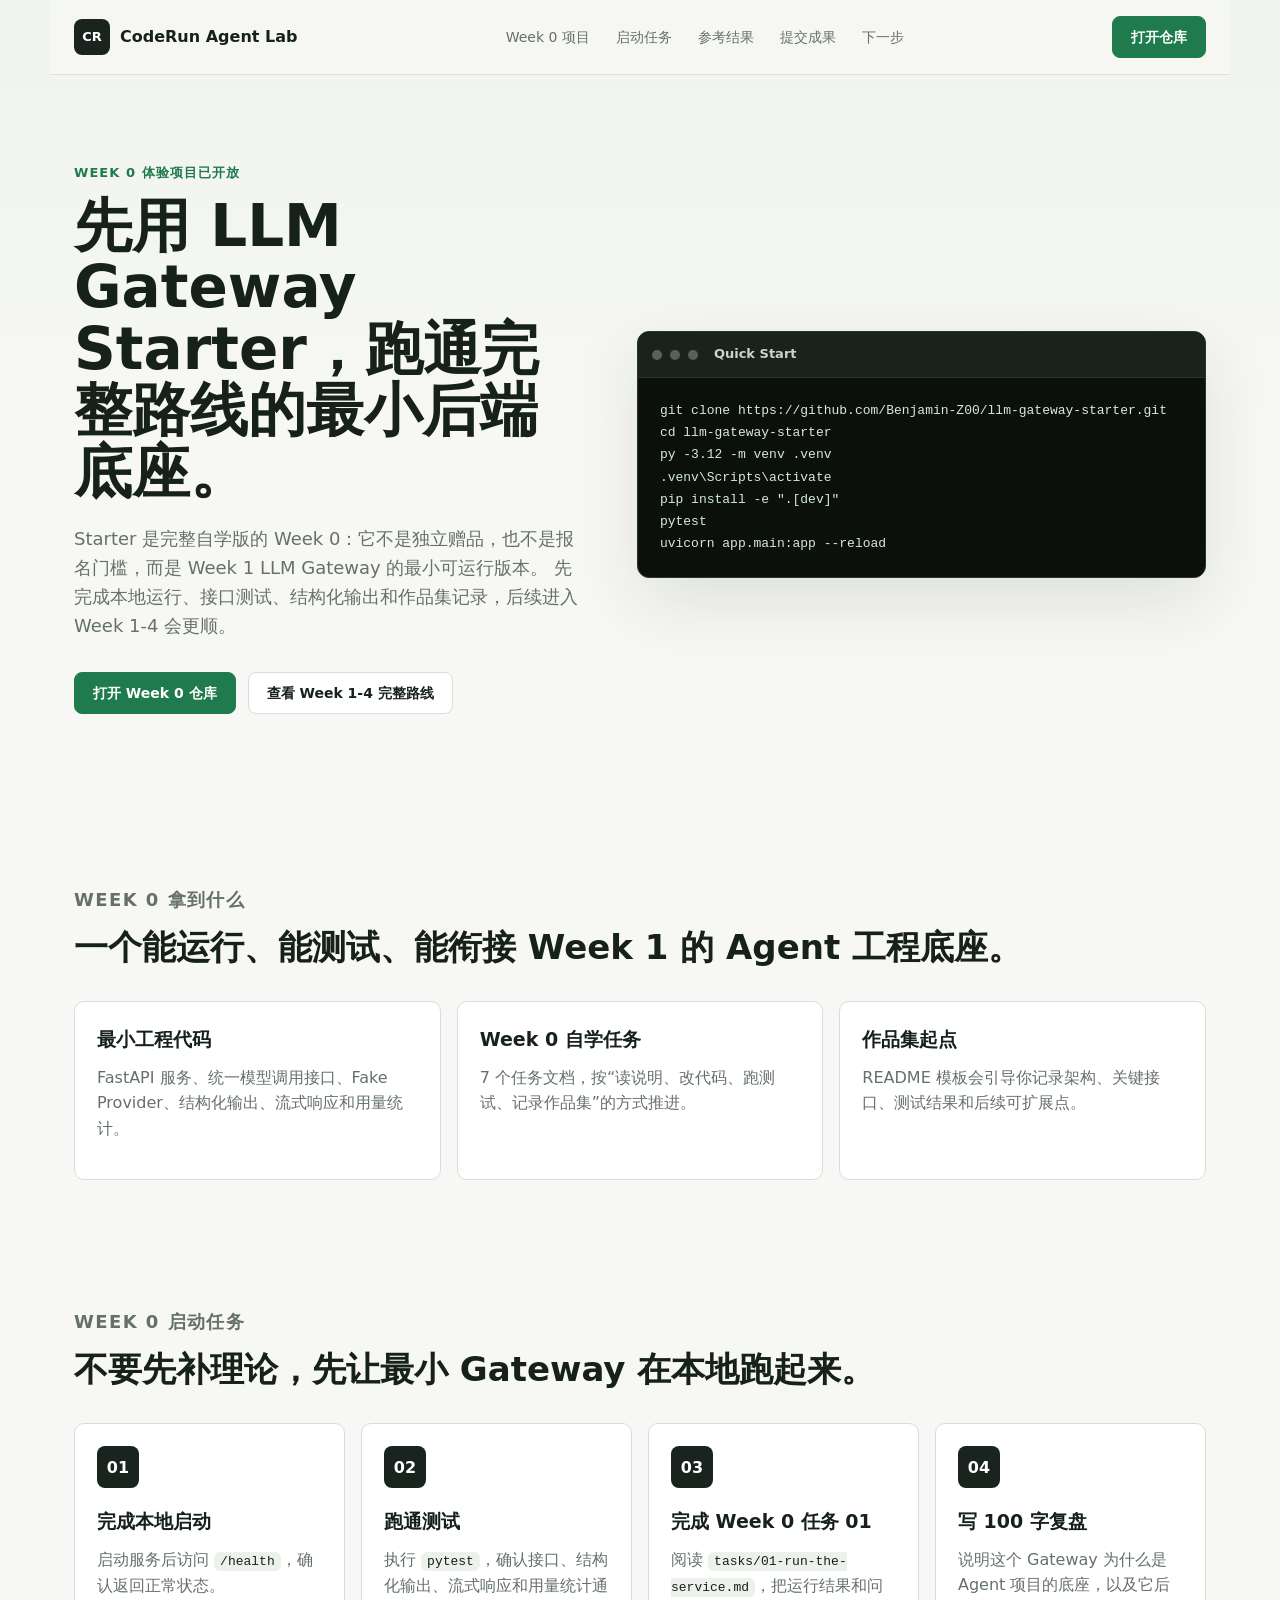
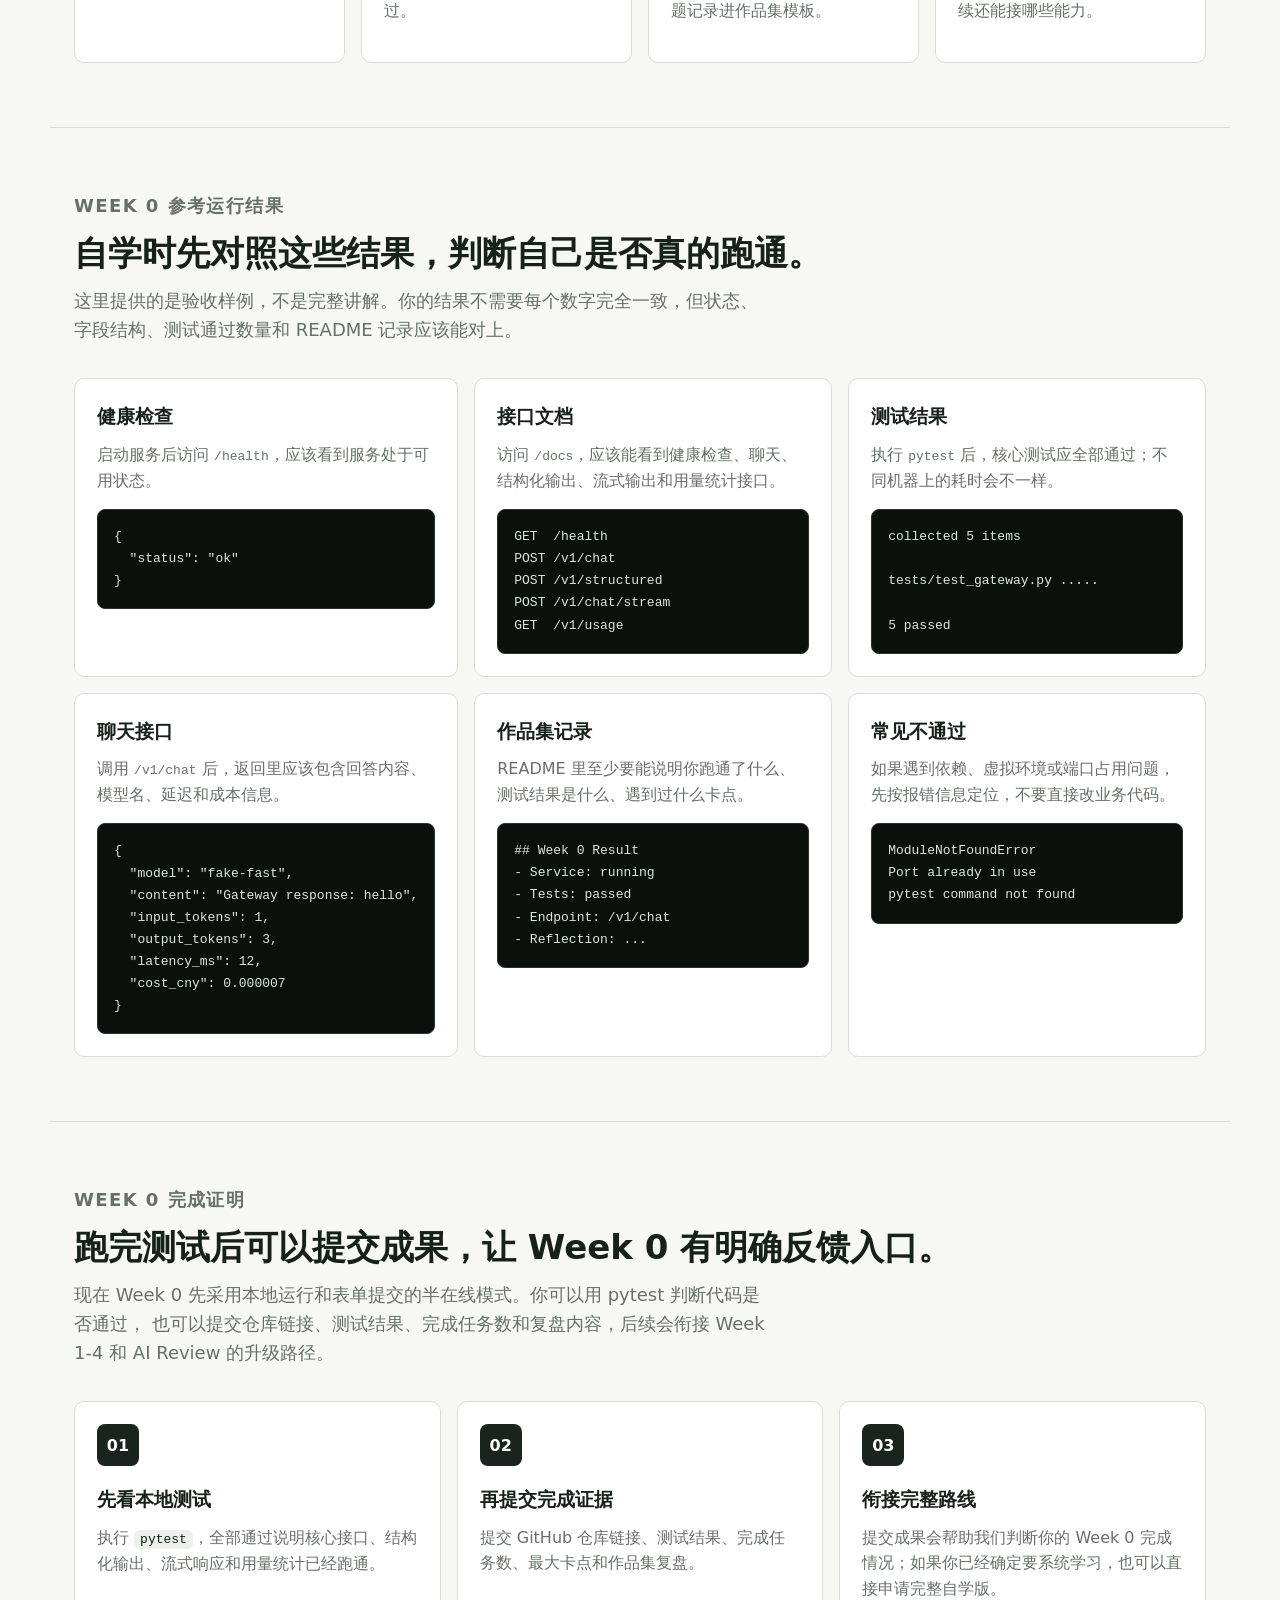
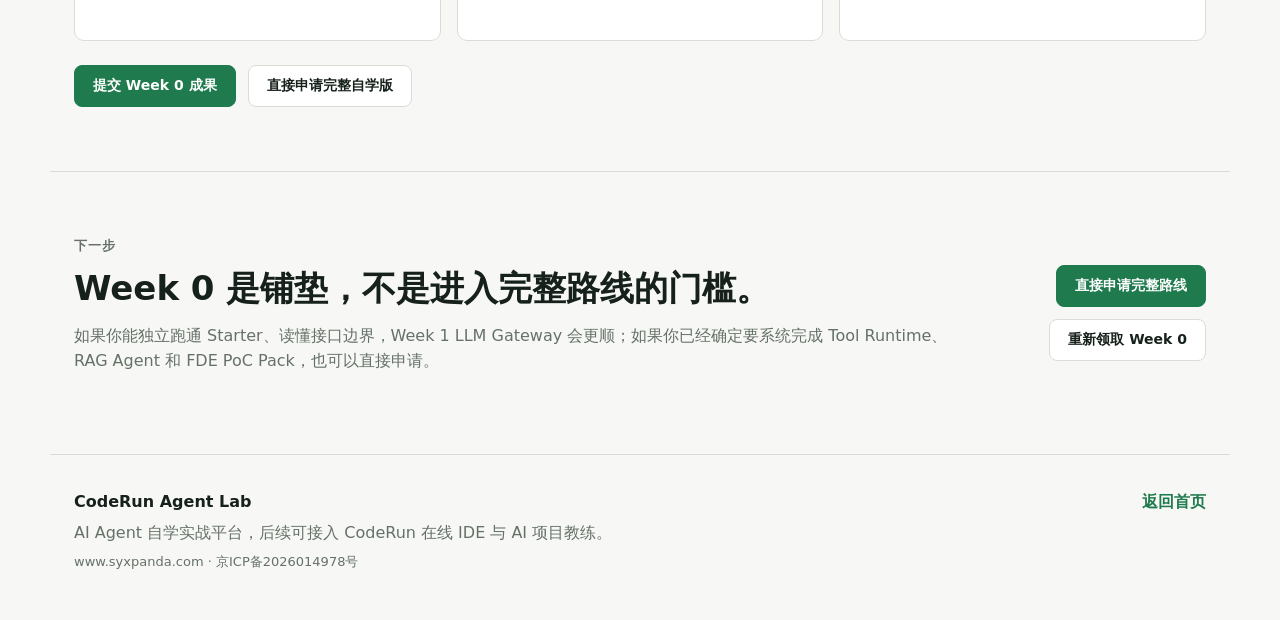
<file: starter.html>
<!doctype html>
<html lang="zh-CN">
  <head>
    <meta charset="UTF-8" />
    <meta name="viewport" content="width=device-width, initial-scale=1.0" />
    <meta
      name="description"
      content="CodeRun Agent Lab Week 0 体验项目交付页：领取 LLM Gateway Starter，并跑通完整自学版 Week 1 的最小 AI Agent 工程底座。"
    />
    <title>Week 0 LLM Gateway Starter | CodeRun Agent Lab</title>
    <link rel="stylesheet" href="./styles.css" />
  </head>
  <body>
    <header class="site-header">
      <a class="brand" href="./index.html" aria-label="CodeRun Agent Lab 首页">
        <span class="brand-mark">CR</span>
        <span>CodeRun Agent Lab</span>
      </a>
      <nav class="nav-links" aria-label="交付页导航">
        <a href="#download">Week 0 项目</a>
        <a href="#day-one">启动任务</a>
        <a href="#answers">参考结果</a>
        <a href="#submit">提交成果</a>
        <a href="#next">下一步</a>
      </nav>
      <a class="header-cta" href="https://github.com/Benjamin-Z00/llm-gateway-starter" target="_blank" rel="noopener">打开仓库</a>
    </header>

    <main>
      <section class="delivery-hero">
        <div class="delivery-copy">
          <p class="eyebrow">Week 0 体验项目已开放</p>
          <h1>先用 LLM Gateway Starter，跑通完整路线的最小后端底座。</h1>
          <p class="hero-lead">
            Starter 是完整自学版的 Week 0：它不是独立赠品，也不是报名门槛，而是 Week 1 LLM Gateway 的最小可运行版本。
            先完成本地运行、接口测试、结构化输出和作品集记录，后续进入 Week 1-4 会更顺。
          </p>
          <div class="hero-actions">
            <a class="button button-primary" href="https://github.com/Benjamin-Z00/llm-gateway-starter" target="_blank" rel="noopener">打开 Week 0 仓库</a>
            <a class="button button-secondary" href="./program.html">查看 Week 1-4 完整路线</a>
          </div>
        </div>
        <div class="delivery-terminal" aria-label="本地启动命令">
          <div class="preview-topbar">
            <span></span>
            <span></span>
            <span></span>
            <strong>Quick Start</strong>
          </div>
          <pre><code>git clone https://github.com/Benjamin-Z00/llm-gateway-starter.git
cd llm-gateway-starter
py -3.12 -m venv .venv
.venv\Scripts\activate
pip install -e ".[dev]"
pytest
uvicorn app.main:app --reload</code></pre>
        </div>
      </section>

      <section id="download" class="delivery-section">
        <div class="section-heading">
          <p class="section-label">Week 0 拿到什么</p>
          <h2>一个能运行、能测试、能衔接 Week 1 的 Agent 工程底座。</h2>
        </div>
        <div class="delivery-grid">
          <article>
            <h3>最小工程代码</h3>
            <p>FastAPI 服务、统一模型调用接口、Fake Provider、结构化输出、流式响应和用量统计。</p>
          </article>
          <article>
            <h3>Week 0 自学任务</h3>
            <p>7 个任务文档，按“读说明、改代码、跑测试、记录作品集”的方式推进。</p>
          </article>
          <article>
            <h3>作品集起点</h3>
            <p>README 模板会引导你记录架构、关键接口、测试结果和后续可扩展点。</p>
          </article>
        </div>
      </section>

      <section id="day-one" class="delivery-section">
        <div class="section-heading">
          <p class="section-label">Week 0 启动任务</p>
          <h2>不要先补理论，先让最小 Gateway 在本地跑起来。</h2>
        </div>
        <div class="task-board">
          <article>
            <span>01</span>
            <h3>完成本地启动</h3>
            <p>启动服务后访问 <code>/health</code>，确认返回正常状态。</p>
          </article>
          <article>
            <span>02</span>
            <h3>跑通测试</h3>
            <p>执行 <code>pytest</code>，确认接口、结构化输出、流式响应和用量统计通过。</p>
          </article>
          <article>
            <span>03</span>
            <h3>完成 Week 0 任务 01</h3>
            <p>阅读 <code>tasks/01-run-the-service.md</code>，把运行结果和问题记录进作品集模板。</p>
          </article>
          <article>
            <span>04</span>
            <h3>写 100 字复盘</h3>
            <p>说明这个 Gateway 为什么是 Agent 项目的底座，以及它后续还能接哪些能力。</p>
          </article>
        </div>
      </section>

      <section id="answers" class="delivery-section answer-section">
        <div class="section-heading">
          <p class="section-label">Week 0 参考运行结果</p>
          <h2>自学时先对照这些结果，判断自己是否真的跑通。</h2>
          <p>
            这里提供的是验收样例，不是完整讲解。你的结果不需要每个数字完全一致，但状态、字段结构、测试通过数量和 README 记录应该能对上。
          </p>
        </div>
        <div class="answer-grid">
          <article>
            <h3>健康检查</h3>
            <p>启动服务后访问 <code>/health</code>，应该看到服务处于可用状态。</p>
            <pre><code>{
  "status": "ok"
}</code></pre>
          </article>
          <article>
            <h3>接口文档</h3>
            <p>访问 <code>/docs</code>，应该能看到健康检查、聊天、结构化输出、流式输出和用量统计接口。</p>
            <pre><code>GET  /health
POST /v1/chat
POST /v1/structured
POST /v1/chat/stream
GET  /v1/usage</code></pre>
          </article>
          <article>
            <h3>测试结果</h3>
            <p>执行 <code>pytest</code> 后，核心测试应全部通过；不同机器上的耗时会不一样。</p>
            <pre><code>collected 5 items

tests/test_gateway.py .....

5 passed</code></pre>
          </article>
          <article>
            <h3>聊天接口</h3>
            <p>调用 <code>/v1/chat</code> 后，返回里应该包含回答内容、模型名、延迟和成本信息。</p>
            <pre><code>{
  "model": "fake-fast",
  "content": "Gateway response: hello",
  "input_tokens": 1,
  "output_tokens": 3,
  "latency_ms": 12,
  "cost_cny": 0.000007
}</code></pre>
          </article>
          <article>
            <h3>作品集记录</h3>
            <p>README 里至少要能说明你跑通了什么、测试结果是什么、遇到过什么卡点。</p>
            <pre><code>## Week 0 Result
- Service: running
- Tests: passed
- Endpoint: /v1/chat
- Reflection: ...</code></pre>
          </article>
          <article>
            <h3>常见不通过</h3>
            <p>如果遇到依赖、虚拟环境或端口占用问题，先按报错信息定位，不要直接改业务代码。</p>
            <pre><code>ModuleNotFoundError
Port already in use
pytest command not found</code></pre>
          </article>
        </div>
      </section>

      <section id="submit" class="delivery-section completion-section">
        <div class="section-heading">
          <p class="section-label">Week 0 完成证明</p>
          <h2>跑完测试后可以提交成果，让 Week 0 有明确反馈入口。</h2>
          <p>
            现在 Week 0 先采用本地运行和表单提交的半在线模式。你可以用 pytest 判断代码是否通过，
            也可以提交仓库链接、测试结果、完成任务数和复盘内容，后续会衔接 Week 1-4 和 AI Review 的升级路径。
          </p>
        </div>
        <div class="completion-grid">
          <article>
            <span>01</span>
            <h3>先看本地测试</h3>
            <p>执行 <code>pytest</code>，全部通过说明核心接口、结构化输出、流式响应和用量统计已经跑通。</p>
          </article>
          <article>
            <span>02</span>
            <h3>再提交完成证据</h3>
            <p>提交 GitHub 仓库链接、测试结果、完成任务数、最大卡点和作品集复盘。</p>
          </article>
          <article>
            <span>03</span>
            <h3>衔接完整路线</h3>
            <p>提交成果会帮助我们判断你的 Week 0 完成情况；如果你已经确定要系统学习，也可以直接申请完整自学版。</p>
          </article>
        </div>
        <div class="completion-actions">
          <a class="button button-primary" href="https://my.feishu.cn/share/base/shrcnXOg0SGGfSEn69WgottZzwb" target="_blank" rel="noopener">提交 Week 0 成果</a>
          <a class="button button-secondary" href="./program.html">直接申请完整自学版</a>
        </div>
      </section>

      <section id="next" class="delivery-section final-delivery">
        <div>
          <p class="section-label">下一步</p>
          <h2>Week 0 是铺垫，不是进入完整路线的门槛。</h2>
          <p>
            如果你能独立跑通 Starter、读懂接口边界，Week 1 LLM Gateway 会更顺；如果你已经确定要系统完成 Tool Runtime、
            RAG Agent 和 FDE PoC Pack，也可以直接申请。
          </p>
        </div>
        <div class="final-actions">
          <a class="button button-primary" href="./program.html">直接申请完整路线</a>
          <a class="button button-secondary" href="./index.html#starter">重新领取 Week 0</a>
        </div>
      </section>
    </main>

    <footer class="site-footer">
      <div>
        <strong>CodeRun Agent Lab</strong>
        <p>AI Agent 自学实战平台，后续可接入 CodeRun 在线 IDE 与 AI 项目教练。</p>
        <p class="footer-meta">www.syxpanda.com · 京ICP备2026014978号</p>
      </div>
      <a href="./index.html">返回首页</a>
    </footer>
  </body>
</html>
</file>
<file: styles.css>
:root {
  --bg: #f7f8f5;
  --surface: #ffffff;
  --surface-soft: #edf1eb;
  --ink: #17211b;
  --muted: #657168;
  --rule: #d8ded6;
  --green: #1f7a4d;
  --green-dark: #155f3a;
  --blue: #2563eb;
  --amber: #b7791f;
  --red: #c2413a;
  --shadow: 0 24px 70px rgba(23, 33, 27, 0.11);
  --max: 1180px;
  font-family: Inter, ui-sans-serif, system-ui, -apple-system, BlinkMacSystemFont, "Segoe UI", sans-serif;
}

* {
  box-sizing: border-box;
}

html {
  scroll-behavior: smooth;
}

body {
  margin: 0;
  color: var(--ink);
  background:
    linear-gradient(180deg, rgba(237, 241, 235, 0.8), rgba(247, 248, 245, 0) 420px),
    var(--bg);
  line-height: 1.6;
}

a {
  color: inherit;
  text-decoration: none;
}

.site-header {
  position: sticky;
  top: 0;
  z-index: 10;
  display: flex;
  align-items: center;
  justify-content: space-between;
  gap: 24px;
  max-width: var(--max);
  margin: 0 auto;
  padding: 16px 24px;
  backdrop-filter: blur(18px);
  background: rgba(247, 248, 245, 0.82);
  border-bottom: 1px solid rgba(216, 222, 214, 0.8);
}

.brand {
  display: inline-flex;
  align-items: center;
  gap: 10px;
  font-weight: 800;
  letter-spacing: 0;
}

.brand-mark {
  display: grid;
  place-items: center;
  width: 36px;
  height: 36px;
  border-radius: 8px;
  color: white;
  background: #18241d;
  font-size: 13px;
}

.nav-links {
  display: flex;
  gap: 26px;
  color: var(--muted);
  font-size: 14px;
}

.nav-links a:hover {
  color: var(--ink);
}

.header-cta,
.button {
  display: inline-flex;
  align-items: center;
  justify-content: center;
  min-height: 42px;
  padding: 0 18px;
  border-radius: 8px;
  font-size: 14px;
  font-weight: 700;
  border: 1px solid transparent;
}

.header-cta,
.button-primary {
  color: white;
  background: var(--green);
  border-color: var(--green);
}

.header-cta:hover,
.button-primary:hover {
  background: var(--green-dark);
}

.button-secondary {
  background: var(--surface);
  border-color: var(--rule);
  color: var(--ink);
}

.button-secondary:hover {
  border-color: #aeb9ad;
}

.hero-section,
.delivery-hero,
.program-hero,
.audience-section,
.conversion-section,
.path-section,
.projects-section,
.starter-section,
.fit-section,
.program-section,
.program-detail-section,
.week-section,
.program-fit-section,
.offer-section,
.faq-section,
.platform-section,
.outcome-section,
.pricing-section {
  max-width: var(--max);
  margin: 0 auto;
  padding: 76px 24px;
}

.hero-section {
  display: grid;
  grid-template-columns: minmax(0, 0.93fr) minmax(420px, 1.07fr);
  gap: 52px;
  align-items: center;
  padding-top: 88px;
}

.delivery-hero {
  display: grid;
  grid-template-columns: minmax(0, 0.95fr) minmax(380px, 1.05fr);
  gap: 48px;
  align-items: center;
  padding-top: 88px;
}

.program-hero {
  display: grid;
  grid-template-columns: minmax(0, 0.95fr) minmax(420px, 1.05fr);
  gap: 52px;
  align-items: center;
  padding-top: 88px;
}

.program-console {
  overflow: hidden;
  background: #111713;
  border: 1px solid #27362c;
  border-radius: 12px;
  box-shadow: var(--shadow);
}

.program-console-body {
  display: grid;
  gap: 12px;
  padding: 18px;
}

.program-console-body div {
  padding: 16px;
  border: 1px solid #2d4033;
  border-radius: 8px;
  background: #18211b;
}

.program-console-body span,
.week-list span,
.program-detail-grid span {
  display: inline-flex;
  margin-bottom: 10px;
  color: #86efac;
  font-size: 12px;
  font-weight: 800;
  letter-spacing: 0.08em;
  text-transform: uppercase;
}

.program-console-body strong {
  display: block;
  color: white;
  font-size: 20px;
}

.program-console-body p {
  margin: 8px 0 0;
  color: #aebbad;
  font-size: 14px;
}

.eyebrow,
.section-label {
  margin: 0 0 12px;
  color: var(--green);
  font-size: 13px;
  font-weight: 800;
  letter-spacing: 0.08em;
  text-transform: uppercase;
}

h1,
h2,
h3,
p {
  margin-top: 0;
}

h1 {
  max-width: 720px;
  margin-bottom: 22px;
  font-size: 58px;
  line-height: 1.06;
  letter-spacing: 0;
}

h2 {
  margin-bottom: 14px;
  font-size: 34px;
  line-height: 1.18;
  letter-spacing: 0;
}

h3 {
  margin-bottom: 10px;
  font-size: 19px;
  letter-spacing: 0;
}

.hero-lead,
.section-heading p,
.outcome-copy p {
  max-width: 700px;
  color: var(--muted);
  font-size: 18px;
}

.hero-actions {
  display: flex;
  flex-wrap: wrap;
  gap: 12px;
  margin: 32px 0;
}

.hero-proof {
  display: grid;
  grid-template-columns: repeat(3, 1fr);
  gap: 12px;
  max-width: 520px;
}

.hero-proof div {
  padding: 14px;
  background: rgba(255, 255, 255, 0.72);
  border: 1px solid var(--rule);
  border-radius: 8px;
}

.hero-proof strong {
  display: block;
  font-size: 26px;
}

.hero-proof span {
  color: var(--muted);
  font-size: 13px;
}

.product-preview {
  overflow: hidden;
  background: #111713;
  border: 1px solid #27362c;
  border-radius: 12px;
  box-shadow: var(--shadow);
}

.preview-topbar {
  display: flex;
  align-items: center;
  gap: 8px;
  padding: 12px 14px;
  color: #cbd5cc;
  background: #19231c;
  border-bottom: 1px solid #27362c;
}

.preview-topbar span {
  width: 10px;
  height: 10px;
  border-radius: 50%;
  background: #566257;
}

.preview-topbar strong {
  margin-left: 8px;
  font-size: 13px;
}

.preview-body {
  display: grid;
  grid-template-columns: 170px 1fr;
  min-height: 430px;
}

.preview-sidebar {
  display: flex;
  flex-direction: column;
  gap: 8px;
  padding: 18px 12px;
  background: #141c17;
  border-right: 1px solid #27362c;
}

.preview-sidebar span {
  padding: 9px 10px;
  border-radius: 7px;
  color: #8f9a91;
  font-size: 12px;
}

.preview-sidebar .active {
  color: #e7f4ea;
  background: #1f7a4d;
}

.preview-main {
  padding: 20px;
}

.task-card {
  padding: 18px;
  border: 1px solid #2d4033;
  border-radius: 10px;
  background: #18211b;
}

.task-meta {
  display: flex;
  justify-content: space-between;
  color: #9eb3a4;
  font-size: 12px;
}

.task-card h2 {
  margin-top: 14px;
  color: white;
  font-size: 24px;
}

.task-card p {
  color: #aebbad;
  font-size: 14px;
}

.test-list {
  display: grid;
  gap: 8px;
  margin-top: 18px;
}

.test-list span {
  padding: 9px 10px;
  border-radius: 7px;
  font-size: 13px;
}

.passed {
  color: #bbf7d0;
  background: rgba(31, 122, 77, 0.2);
}

.running {
  color: #fde68a;
  background: rgba(183, 121, 31, 0.18);
}

.code-panel {
  margin-top: 14px;
  padding: 16px;
  border-radius: 10px;
  background: #0c100d;
  border: 1px solid #27362c;
}

pre {
  margin: 0;
  overflow: auto;
  color: #d6eadb;
  font-size: 13px;
  line-height: 1.7;
}

.delivery-terminal {
  overflow: hidden;
  background: #0c100d;
  border: 1px solid #27362c;
  border-radius: 12px;
  box-shadow: var(--shadow);
}

.delivery-terminal pre {
  padding: 22px;
}

.audience-section {
  display: grid;
  grid-template-columns: 0.8fr 1.2fr;
  gap: 44px;
  border-top: 1px solid var(--rule);
}

.audience-grid,
.conversion-grid,
.capability-grid,
.program-grid,
.pricing-grid {
  display: grid;
  grid-template-columns: repeat(3, 1fr);
  gap: 16px;
}

.audience-grid article,
.conversion-grid article,
.capability-grid article,
.program-grid article,
.price-card,
.project-card,
.portfolio-card,
.fit-column {
  background: var(--surface);
  border: 1px solid var(--rule);
  border-radius: 10px;
  padding: 22px;
}

.audience-grid p,
.conversion-grid p,
.capability-grid p,
.program-grid p,
.project-card p,
.price-card p,
.portfolio-card li,
.fit-column li {
  color: var(--muted);
}

.conversion-section {
  padding-top: 0;
}

.conversion-grid article {
  min-height: 210px;
}

.conversion-grid span {
  display: inline-flex;
  margin-bottom: 18px;
  color: var(--green);
  font-size: 12px;
  font-weight: 800;
  letter-spacing: 0.08em;
  text-transform: uppercase;
}

.section-heading {
  margin-bottom: 34px;
}

.timeline {
  display: grid;
  gap: 14px;
}

.timeline-item {
  display: grid;
  grid-template-columns: 72px 1fr;
  gap: 18px;
  align-items: start;
  padding: 22px;
  background: var(--surface);
  border: 1px solid var(--rule);
  border-radius: 10px;
}

.timeline-item span {
  display: grid;
  place-items: center;
  width: 48px;
  height: 48px;
  color: white;
  background: #18241d;
  border-radius: 8px;
  font-weight: 800;
}

.timeline-item p {
  margin-bottom: 0;
  color: var(--muted);
}

.project-grid {
  display: grid;
  grid-template-columns: repeat(3, 1fr);
  gap: 16px;
}

.project-card {
  min-height: 310px;
}

.featured-project {
  grid-column: span 2;
  background: #18241d;
  color: white;
  border-color: #18241d;
}

.featured-project p,
.featured-project li {
  color: #c5d1c7;
}

.project-index {
  display: inline-flex;
  margin-bottom: 18px;
  color: var(--green);
  font-size: 12px;
  font-weight: 800;
  text-transform: uppercase;
  letter-spacing: 0.08em;
}

.featured-project .project-index {
  color: #86efac;
}

.starter-section {
  padding-top: 0;
}

.starter-panel {
  display: grid;
  grid-template-columns: 1.15fr 0.85fr;
  gap: 26px;
  padding: 30px;
  background: #18241d;
  color: white;
  border-radius: 12px;
  box-shadow: var(--shadow);
}

.starter-copy p:not(.section-label) {
  max-width: 680px;
  color: #c5d1c7;
  font-size: 17px;
}

.starter-actions {
  display: flex;
  flex-wrap: wrap;
  gap: 12px;
  margin-top: 26px;
}

.starter-panel .button-secondary {
  background: transparent;
  color: white;
  border-color: #536358;
}

.starter-panel .button-secondary:hover {
  border-color: #91a495;
}

.starter-includes {
  padding: 22px;
  background: rgba(255, 255, 255, 0.06);
  border: 1px solid rgba(255, 255, 255, 0.12);
  border-radius: 10px;
}

.starter-includes ul {
  display: grid;
  gap: 10px;
  margin: 16px 0 0;
  padding-left: 18px;
  color: #c5d1c7;
}

.fit-section {
  display: grid;
  grid-template-columns: 1fr 1fr;
  gap: 16px;
  padding-top: 0;
}

.fit-column {
  min-height: 360px;
}

.fit-column ul {
  display: grid;
  gap: 12px;
  margin: 22px 0 0;
  padding-left: 18px;
}

.muted-fit {
  background: #f0f3ee;
}

.program-section {
  border-top: 1px solid var(--rule);
}

.program-summary {
  display: grid;
  grid-template-columns: repeat(4, 1fr);
  gap: 12px;
  margin-bottom: 18px;
}

.program-metrics {
  display: grid;
  grid-template-columns: repeat(4, 1fr);
  gap: 12px;
  max-width: var(--max);
  margin: 0 auto;
  padding: 0 24px 40px;
}

.program-summary article,
.program-metrics article {
  padding: 18px;
  background: var(--surface);
  border: 1px solid var(--rule);
  border-radius: 10px;
}

.program-summary strong,
.program-summary span,
.program-metrics strong,
.program-metrics span {
  display: block;
}

.program-summary strong,
.program-metrics strong {
  font-size: 30px;
  line-height: 1.1;
}

.program-summary span,
.program-metrics span {
  margin-top: 6px;
  color: var(--muted);
  font-size: 13px;
}

.program-grid {
  grid-template-columns: repeat(4, 1fr);
}

.program-grid article {
  min-height: 360px;
}

.program-grid span {
  display: inline-flex;
  margin-bottom: 18px;
  color: var(--green);
  font-size: 12px;
  font-weight: 800;
  letter-spacing: 0.08em;
  text-transform: uppercase;
}

.program-grid ul {
  display: grid;
  gap: 8px;
  margin: 18px 0 0;
  padding-left: 18px;
}

.program-delivery {
  display: grid;
  grid-template-columns: 1fr 1fr auto;
  gap: 16px;
  align-items: center;
  margin-top: 18px;
  padding: 22px;
  background: #18241d;
  color: white;
  border-radius: 12px;
}

.program-delivery p {
  margin-bottom: 0;
  color: #c5d1c7;
}

.program-detail-section,
.module-section,
.module-detail-section,
.delivery-catalog-section,
.week-section,
.faq-section {
  border-top: 1px solid var(--rule);
}

.program-detail-grid,
.catalog-grid,
.module-grid,
.module-detail-grid,
.faq-list {
  display: grid;
  grid-template-columns: repeat(2, 1fr);
  gap: 16px;
}

.program-detail-grid article,
.catalog-grid article,
.module-grid article,
.module-detail-grid article,
.week-list article,
.faq-list article,
.offer-box {
  background: var(--surface);
  border: 1px solid var(--rule);
  border-radius: 10px;
  padding: 22px;
}

.program-detail-grid span {
  color: var(--green);
}

.catalog-grid span {
  display: inline-flex;
  margin-bottom: 12px;
  color: var(--green);
  font-size: 12px;
  font-weight: 800;
  letter-spacing: 0.08em;
  text-transform: uppercase;
}

.module-grid {
  grid-template-columns: repeat(3, 1fr);
}

.module-grid span {
  display: inline-flex;
  margin-bottom: 12px;
  color: var(--green);
  font-size: 12px;
  font-weight: 800;
  letter-spacing: 0.08em;
  text-transform: uppercase;
}

.module-grid p {
  color: var(--muted);
}

.module-grid strong {
  display: block;
  margin-top: 18px;
  font-size: 24px;
}

.module-detail-grid span {
  display: inline-flex;
  margin-bottom: 12px;
  color: var(--green);
  font-size: 12px;
  font-weight: 800;
  letter-spacing: 0.08em;
  text-transform: uppercase;
}

.module-detail-grid p,
.module-detail-grid li {
  color: var(--muted);
}

.module-detail-grid ul {
  display: grid;
  gap: 8px;
  margin: 16px 0 0;
  padding-left: 18px;
}

.catalog-grid ul {
  display: grid;
  gap: 8px;
  margin: 16px 0 0;
  padding-left: 18px;
}

.program-detail-grid p,
.catalog-grid li,
.week-list p,
.program-fit-section li,
.offer-section p,
.offer-box li,
.faq-list p {
  color: var(--muted);
}

.week-list {
  display: grid;
  gap: 14px;
}

.week-list article {
  display: grid;
  grid-template-columns: 120px 1fr;
  gap: 22px;
}

.week-list span {
  color: var(--green);
}

.program-fit-section {
  display: grid;
  grid-template-columns: 1fr 1fr;
  gap: 16px;
  padding-top: 0;
}

.program-fit-section > div {
  padding: 26px;
  background: var(--surface);
  border: 1px solid var(--rule);
  border-radius: 10px;
}

.program-fit-section ul,
.offer-box ol {
  display: grid;
  gap: 10px;
  margin: 20px 0 0;
  padding-left: 20px;
}

.offer-section {
  display: grid;
  grid-template-columns: 1fr 0.9fr;
  gap: 28px;
  align-items: center;
  padding-top: 0;
}

.offer-box {
  box-shadow: var(--shadow);
}

.offer-box strong {
  display: block;
  font-size: 22px;
}

.offer-box .button {
  margin-top: 22px;
}

.project-card ul,
.price-card ul,
.portfolio-card ol {
  display: grid;
  gap: 8px;
  margin: 18px 0 0;
  padding-left: 18px;
}

.platform-section {
  background: var(--surface-soft);
  max-width: none;
}

.platform-section > * {
  max-width: var(--max);
  margin-left: auto;
  margin-right: auto;
}

.architecture-panel {
  display: grid;
  grid-template-columns: 1fr 28px 1fr 28px 1fr 28px 1fr;
  align-items: center;
  margin-top: 26px;
  padding: 18px;
  background: var(--surface);
  border: 1px solid var(--rule);
  border-radius: 10px;
}

.architecture-panel div {
  min-height: 92px;
  padding: 16px;
  border: 1px solid var(--rule);
  border-radius: 8px;
}

.architecture-panel strong,
.architecture-panel span {
  display: block;
}

.architecture-panel span {
  margin-top: 6px;
  color: var(--muted);
  font-size: 13px;
}

.architecture-panel i {
  height: 2px;
  background: var(--green);
}

.outcome-section {
  display: grid;
  grid-template-columns: 1.1fr 0.9fr;
  gap: 28px;
  align-items: center;
}

.portfolio-card {
  box-shadow: var(--shadow);
}

.pricing-section {
  border-top: 1px solid var(--rule);
}

.delivery-section {
  max-width: var(--max);
  margin: 0 auto;
  padding: 64px 24px;
}

.delivery-grid,
.task-board,
.completion-grid,
.answer-grid {
  display: grid;
  gap: 16px;
}

.delivery-grid {
  grid-template-columns: repeat(3, 1fr);
}

.delivery-grid article,
.task-board article,
.completion-grid article,
.answer-grid article {
  background: var(--surface);
  border: 1px solid var(--rule);
  border-radius: 10px;
  padding: 22px;
}

.delivery-grid p,
.task-board p,
.completion-grid p,
.answer-grid p,
.final-delivery p {
  color: var(--muted);
}

.task-board {
  grid-template-columns: repeat(4, 1fr);
}

.task-board span,
.completion-grid span {
  display: grid;
  place-items: center;
  width: 42px;
  height: 42px;
  margin-bottom: 18px;
  color: white;
  background: #18241d;
  border-radius: 8px;
  font-weight: 800;
}

.task-board code,
.completion-grid code {
  padding: 2px 6px;
  background: var(--surface-soft);
  border-radius: 6px;
  color: var(--ink);
}

.completion-section {
  border-top: 1px solid var(--rule);
}

.answer-section {
  border-top: 1px solid var(--rule);
}

.answer-grid {
  grid-template-columns: repeat(3, 1fr);
}

.answer-grid pre {
  margin-top: 16px;
  padding: 16px;
  color: #d6eadb;
  background: #0c100d;
  border: 1px solid #27362c;
  border-radius: 8px;
}

.answer-grid code {
  font-size: 13px;
}

.completion-grid {
  grid-template-columns: repeat(3, 1fr);
}

.completion-actions {
  display: flex;
  flex-wrap: wrap;
  gap: 12px;
  margin-top: 24px;
}

.final-delivery {
  display: flex;
  align-items: center;
  justify-content: space-between;
  gap: 24px;
  border-top: 1px solid var(--rule);
}

.final-actions {
  display: flex;
  flex-wrap: wrap;
  gap: 12px;
  justify-content: flex-end;
}

.price-card {
  display: flex;
  flex-direction: column;
  gap: 16px;
}

.price-card strong {
  font-size: 32px;
}

.price-card .button {
  margin-top: auto;
}

.primary-price {
  border-color: var(--green);
  box-shadow: var(--shadow);
}

.site-footer {
  display: flex;
  justify-content: space-between;
  gap: 24px;
  max-width: var(--max);
  margin: 0 auto;
  padding: 34px 24px 48px;
  border-top: 1px solid var(--rule);
  color: var(--muted);
}

.site-footer strong {
  color: var(--ink);
}

.site-footer p {
  max-width: 560px;
  margin: 6px 0 0;
}

.footer-meta {
  font-size: 13px;
}

.site-footer a {
  color: var(--green);
  font-weight: 700;
}

@media (max-width: 980px) {
  .hero-section,
  .delivery-hero,
  .program-hero,
  .audience-section,
  .fit-section,
  .program-fit-section,
  .offer-section,
  .outcome-section {
    grid-template-columns: 1fr;
  }

  .product-preview,
  .program-console {
    max-width: 760px;
  }

  .starter-panel {
    grid-template-columns: 1fr;
  }

  .project-grid,
  .audience-grid,
  .conversion-grid,
  .capability-grid,
    .program-grid,
    .delivery-grid,
    .task-board,
    .completion-grid,
    .answer-grid,
    .module-grid,
    .module-detail-grid,
    .pricing-grid {
    grid-template-columns: repeat(2, 1fr);
  }

  .program-summary,
  .program-metrics,
  .program-delivery {
    grid-template-columns: 1fr 1fr;
  }

  .architecture-panel {
    grid-template-columns: 1fr;
    gap: 10px;
  }

  .architecture-panel i {
    width: 2px;
    height: 18px;
    margin: 0 auto;
  }
}

@media (max-width: 720px) {
  .site-header {
    position: static;
  }

  .nav-links,
  .header-cta {
    display: none;
  }

  .hero-section,
  .delivery-hero,
  .program-hero,
  .audience-section,
  .conversion-section,
  .path-section,
  .projects-section,
  .starter-section,
  .fit-section,
  .program-section,
  .program-detail-section,
  .module-section,
  .module-detail-section,
  .delivery-catalog-section,
  .week-section,
  .program-fit-section,
  .offer-section,
  .faq-section,
  .outcome-section,
  .pricing-section {
    padding: 52px 18px;
  }

  h1 {
    font-size: 40px;
  }

  h2 {
    font-size: 28px;
  }

  .hero-proof,
  .project-grid,
  .audience-grid,
  .conversion-grid,
  .capability-grid,
  .program-grid,
  .program-summary,
  .program-metrics,
  .program-delivery,
  .program-detail-grid,
  .catalog-grid,
  .module-grid,
  .module-detail-grid,
  .faq-list,
  .delivery-grid,
  .task-board,
  .completion-grid,
  .answer-grid,
  .pricing-grid {
    grid-template-columns: 1fr;
  }

  .program-metrics {
    padding: 0 18px 34px;
  }

  .week-list article {
    grid-template-columns: 1fr;
    gap: 8px;
  }

  .final-delivery {
    align-items: flex-start;
    flex-direction: column;
  }

  .preview-body {
    grid-template-columns: 1fr;
  }

  .preview-sidebar {
    display: none;
  }

  .featured-project {
    grid-column: auto;
  }

  .timeline-item {
    grid-template-columns: 1fr;
  }

  .site-footer {
    flex-direction: column;
    padding-left: 18px;
    padding-right: 18px;
  }
}
</file>
